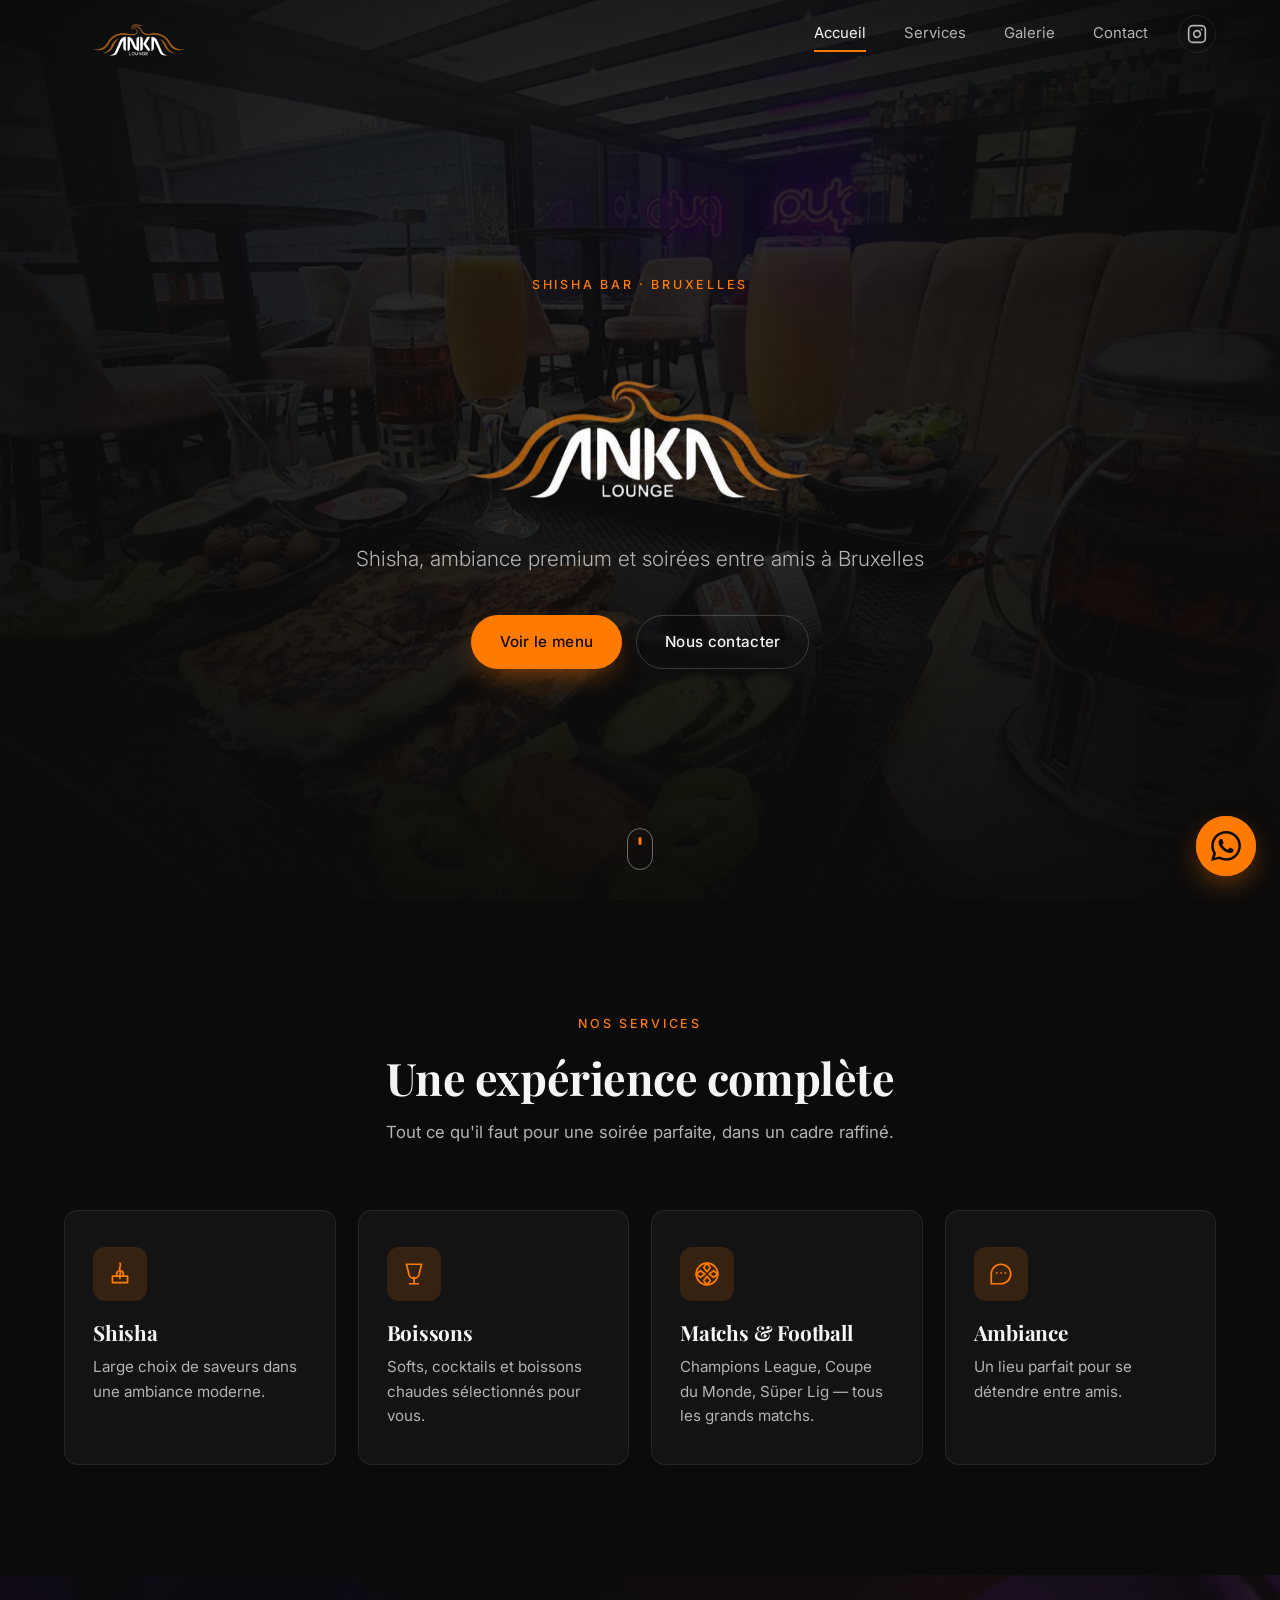
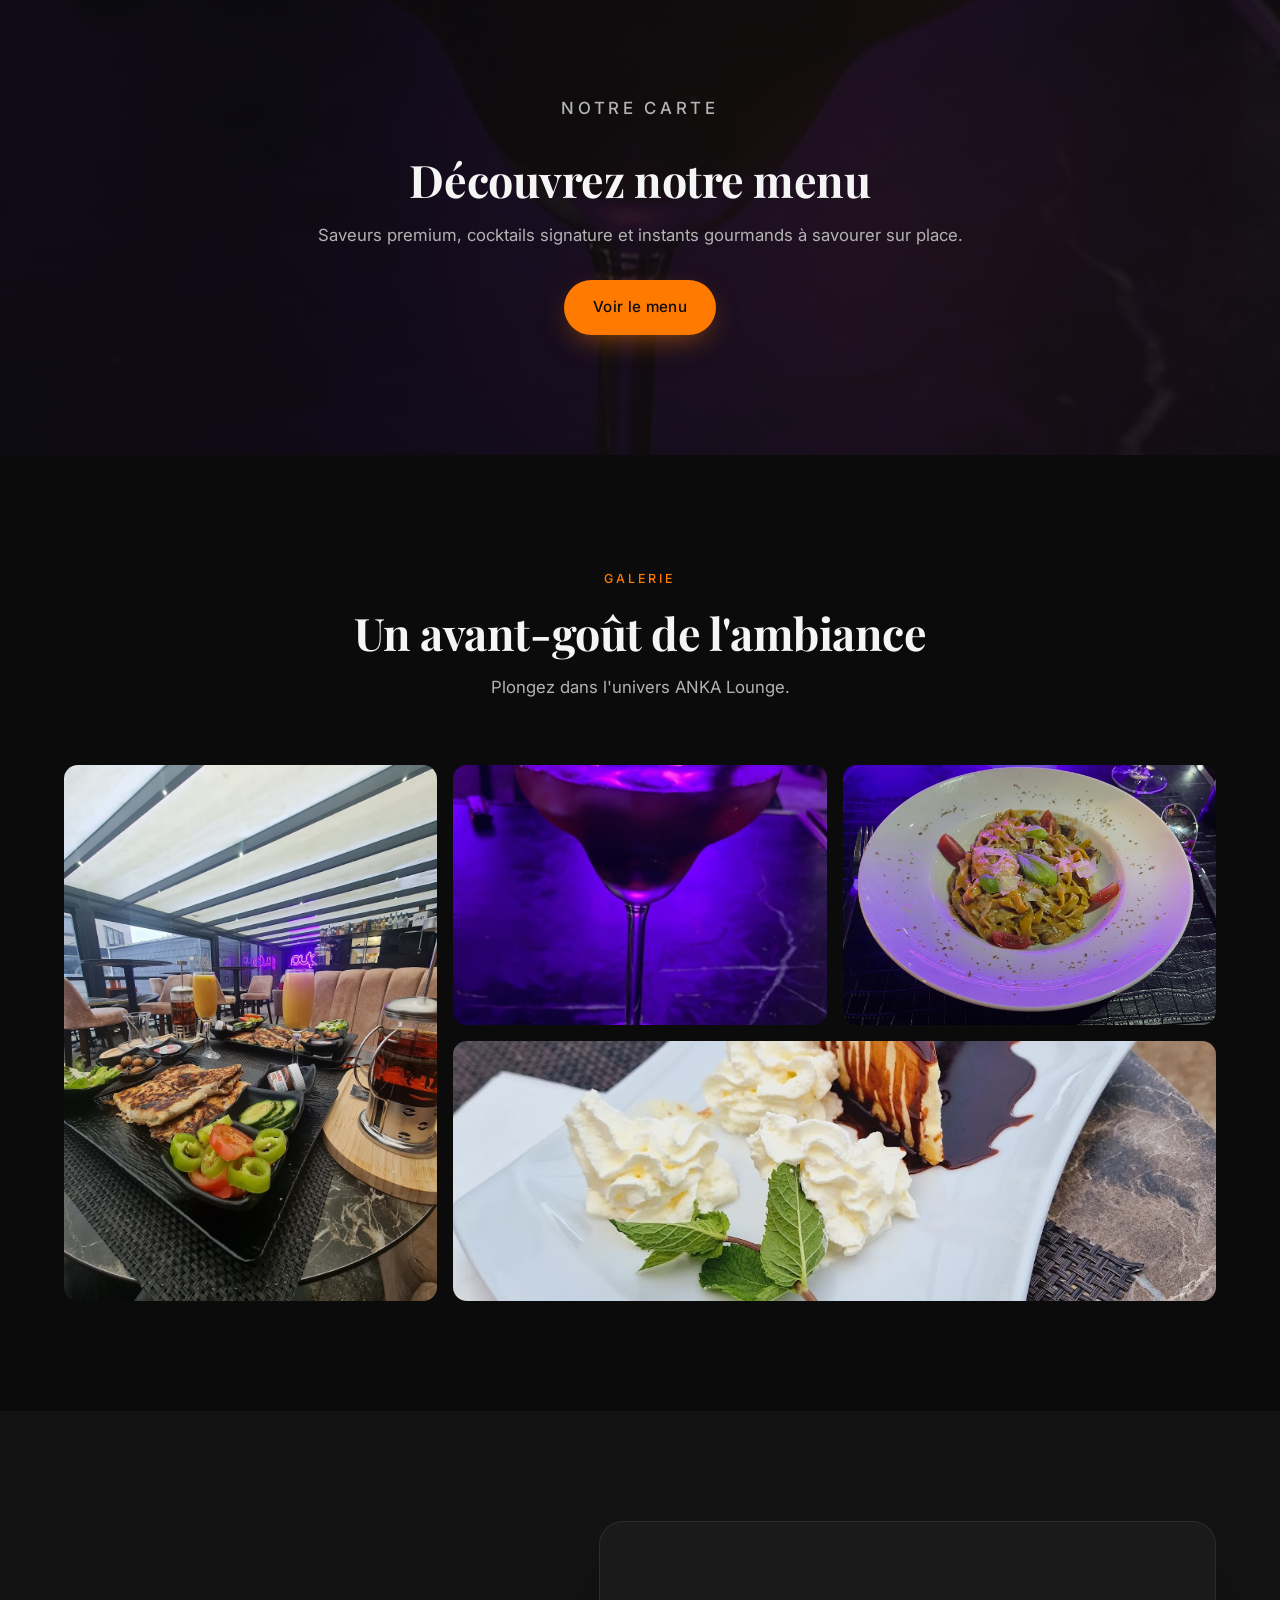
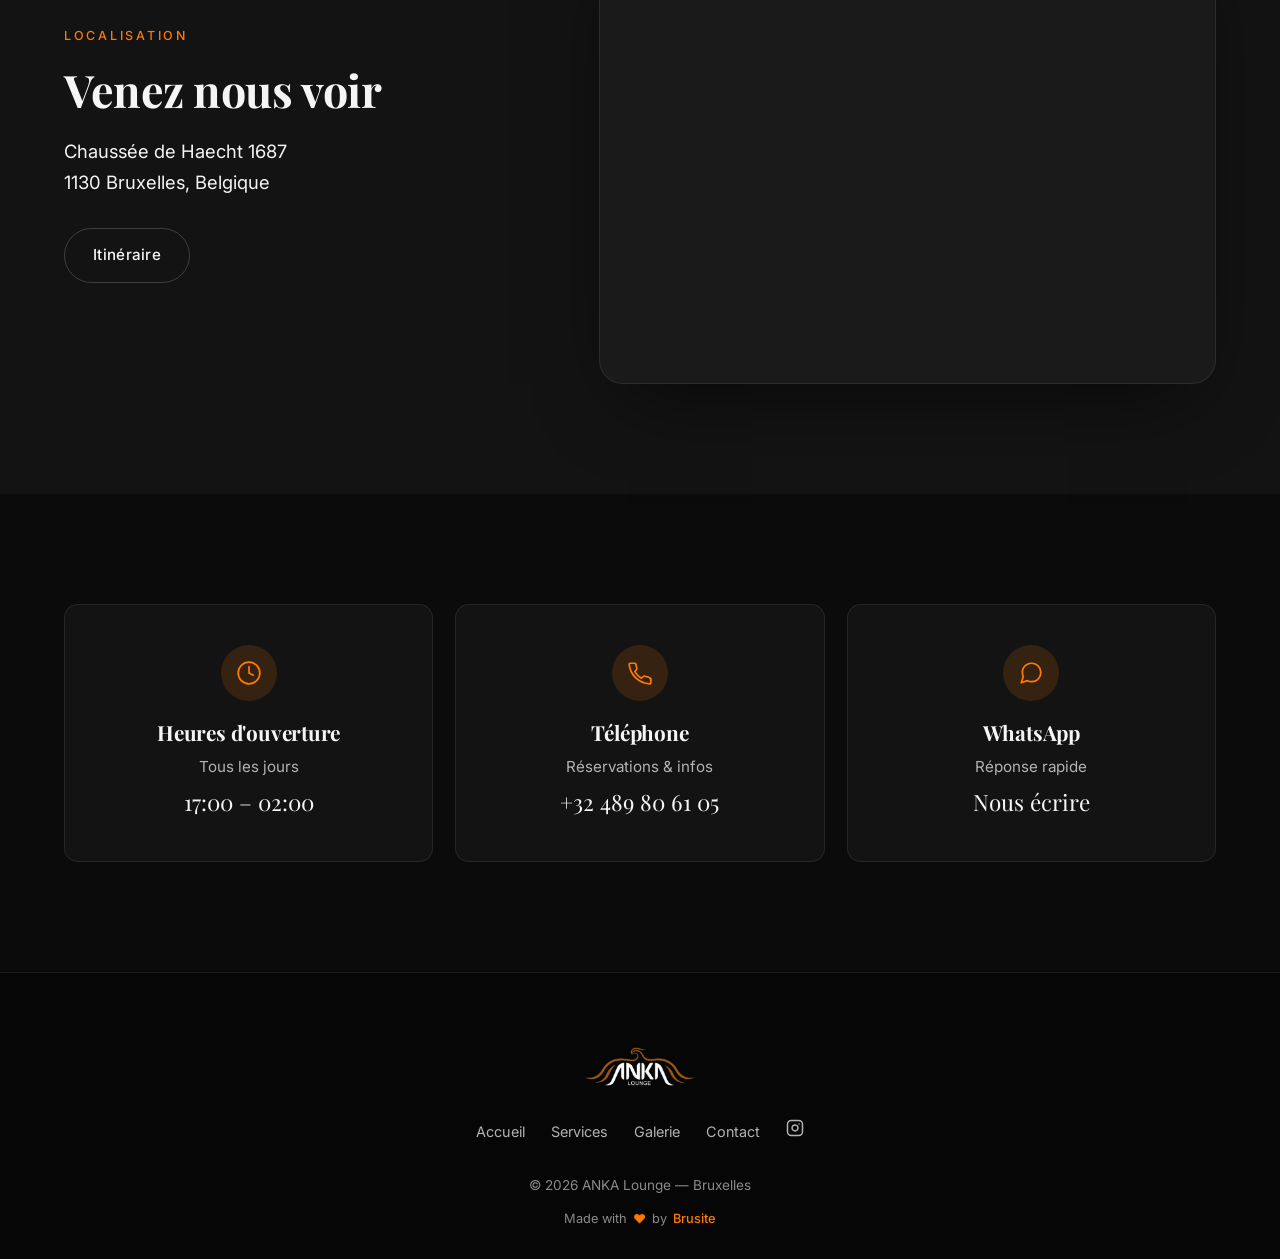
<file: index.html>
<!DOCTYPE html>
<html lang="fr">
<head>
  <meta charset="UTF-8" />
  <meta name="viewport" content="width=device-width, initial-scale=1.0" />
  <meta name="theme-color" content="#0b0b0b" />

  <title>ANKA Lounge - Shisha Bar Bruxelles</title>
  <meta name="description" content="ANKA Lounge est un shisha bar moderne à Bruxelles. Profitez de shisha, boissons et matchs de football dans une ambiance premium." />
  <meta name="keywords" content="shisha, bar, Bruxelles, ANKA Lounge, narguilé, lounge, football, ambiance" />
  <meta name="author" content="ANKA Lounge" />

  <!-- Open Graph -->
  <meta property="og:title" content="ANKA Lounge - Shisha Bar Bruxelles" />
  <meta property="og:description" content="Shisha, ambiance premium et soirées entre amis à Bruxelles." />
  <meta property="og:type" content="website" />
  <meta property="og:image" content="images/ankaatmosphere.jpg" />
  <meta property="og:locale" content="fr_BE" />

  <!-- Twitter -->
  <meta name="twitter:card" content="summary_large_image" />
  <meta name="twitter:title" content="ANKA Lounge - Shisha Bar Bruxelles" />
  <meta name="twitter:description" content="Shisha, ambiance premium et soirées entre amis à Bruxelles." />

  <link rel="icon" type="image/png" href="images/favicon.png" />
  <link rel="apple-touch-icon" href="images/favicon.png" />
  <link rel="preconnect" href="https://fonts.googleapis.com" />
  <link rel="preconnect" href="https://fonts.gstatic.com" crossorigin />
  <link href="https://fonts.googleapis.com/css2?family=Playfair+Display:wght@600;700&family=Inter:wght@300;400;500;600&display=swap" rel="stylesheet" />
  <link rel="stylesheet" href="style.css" />

  <!-- Structured data -->
  <script type="application/ld+json">
  {
    "@context": "https://schema.org",
    "@type": "BarOrPub",
    "name": "ANKA Lounge",
    "image": "images/ankaatmosphere.jpg",
    "address": {
      "@type": "PostalAddress",
      "streetAddress": "Chaussée de Haecht 1687",
      "postalCode": "1130",
      "addressLocality": "Bruxelles",
      "addressCountry": "BE"
    },
    "telephone": "+32489806105",
    "openingHours": "Mo-Su 17:00-02:00",
    "url": ""
  }
  </script>
</head>
<body>

  <!-- ============== NAVBAR ============== -->
  <header id="navbar" class="navbar">
    <div class="nav-container">
      <a href="#accueil" class="nav-logo" aria-label="ANKA Lounge - Accueil">
        <span class="logo-mark">
          <img src="images/logo_transparent.png" alt="ANKA Lounge" />
        </span>
      </a>

      <nav class="nav-links" aria-label="Navigation principale">
        <a href="#accueil" class="nav-link active">Accueil</a>
        <a href="#services" class="nav-link">Services</a>
        <a href="#galerie" class="nav-link">Galerie</a>
        <a href="#contact" class="nav-link">Contact</a>
        <a href="https://www.instagram.com/_ankalounge/" target="_blank" rel="noopener" class="nav-icon" aria-label="Instagram">
          <svg viewBox="0 0 24 24" width="20" height="20" fill="none" stroke="currentColor" stroke-width="2" stroke-linecap="round" stroke-linejoin="round"><rect x="2" y="2" width="20" height="20" rx="5" ry="5"/><path d="M16 11.37A4 4 0 1 1 12.63 8 4 4 0 0 1 16 11.37z"/><line x1="17.5" y1="6.5" x2="17.51" y2="6.5"/></svg>
        </a>
      </nav>

      <button class="nav-toggle" id="navToggle" aria-label="Ouvrir le menu" aria-expanded="false">
        <span></span><span></span><span></span>
      </button>
    </div>
  </header>

  <!-- Mobile overlay (sibling of <header> so navbar's backdrop-filter doesn't contain it) -->
  <div class="mobile-overlay" id="mobileOverlay" aria-hidden="true">
    <nav class="mobile-links" aria-label="Navigation mobile">
      <a href="#accueil" class="mobile-link">Accueil</a>
      <a href="#services" class="mobile-link">Services</a>
      <a href="#galerie" class="mobile-link">Galerie</a>
      <a href="#contact" class="mobile-link">Contact</a>
      <a href="https://www.instagram.com/_ankalounge/" target="_blank" rel="noopener" class="mobile-link">Instagram</a>
    </nav>
  </div>

  <!-- ============== HERO ============== -->
  <section id="accueil" class="hero">
    <div class="hero-bg" style="background-image:url('images/ankaatmosphere.jpg');"></div>
    <div class="hero-overlay"></div>
    <div class="hero-content reveal">
      <p class="hero-eyebrow">Shisha Bar · Bruxelles</p>
      <h1 class="hero-title">
        <span class="hero-logo-frame">
          <img src="images/logo_transparent.png" alt="ANKA Lounge" class="hero-logo" />
        </span>
      </h1>
      <p class="hero-subtitle">Shisha, ambiance premium et soirées entre amis à Bruxelles</p>
      <div class="hero-cta">
        <a href="#cta-menu" class="btn btn-primary">Voir le menu</a>
        <a href="#contact" class="btn btn-ghost">Nous contacter</a>
      </div>
    </div>
    <a href="#services" class="hero-scroll" aria-label="Faire défiler">
      <span></span>
    </a>
  </section>

  <!-- ============== SERVICES ============== -->
  <section id="services" class="section">
    <div class="container">
      <header class="section-head reveal">
        <p class="eyebrow">Nos services</p>
        <h2>Une expérience complète</h2>
        <p class="section-sub">Tout ce qu'il faut pour une soirée parfaite, dans un cadre raffiné.</p>
      </header>

      <div class="services-grid">
        <article class="service-card reveal">
          <div class="service-icon" aria-hidden="true">
            <svg viewBox="0 0 24 24" fill="none" stroke="currentColor" stroke-width="1.6" stroke-linecap="round" stroke-linejoin="round"><path d="M12 2c1.5 3-1.5 4 0 7 1.5 3-1.5 4 0 7"/><path d="M5 14h14v6H5z"/><path d="M9 14v-2a3 3 0 0 1 6 0v2"/></svg>
          </div>
          <h3>Shisha</h3>
          <p>Large choix de saveurs dans une ambiance moderne.</p>
        </article>

        <article class="service-card reveal">
          <div class="service-icon" aria-hidden="true">
            <svg viewBox="0 0 24 24" fill="none" stroke="currentColor" stroke-width="1.6" stroke-linecap="round" stroke-linejoin="round"><path d="M5 3h14l-2 8a5 5 0 0 1-10 0z"/><path d="M12 15v6"/><path d="M8 21h8"/></svg>
          </div>
          <h3>Boissons</h3>
          <p>Softs, cocktails et boissons chaudes sélectionnés pour vous.</p>
        </article>

        <article class="service-card reveal">
          <div class="service-icon" aria-hidden="true">
            <svg viewBox="0 0 24 24" fill="none" stroke="currentColor" stroke-width="1.6" stroke-linecap="round" stroke-linejoin="round"><circle cx="12" cy="12" r="10"/><path d="M12 2l3 4-3 4-3-4z"/><path d="M22 12l-4 3-4-3 4-3z"/><path d="M2 12l4-3 4 3-4 3z"/><path d="M12 22l-3-4 3-4 3 4z"/></svg>
          </div>
          <h3>Matchs & Football</h3>
          <p>Champions League, Coupe du Monde, Süper Lig — tous les grands matchs.</p>
        </article>

        <article class="service-card reveal">
          <div class="service-icon" aria-hidden="true">
            <svg viewBox="0 0 24 24" fill="none" stroke="currentColor" stroke-width="1.6" stroke-linecap="round" stroke-linejoin="round"><path d="M3 12c0-5 4-9 9-9s9 4 9 9-4 9-9 9H3z"/><path d="M8 11h.01M12 11h.01M16 11h.01"/></svg>
          </div>
          <h3>Ambiance</h3>
          <p>Un lieu parfait pour se détendre entre amis.</p>
        </article>
      </div>
    </div>
  </section>

  <!-- ============== CTA MENU ============== -->
  <section id="cta-menu" class="cta-banner">
    <div class="cta-bg" style="background-image:url('images/ankadrink.jpg');"></div>
    <div class="cta-overlay"></div>
    <div class="container cta-content reveal">
      <p class="eyebrow">Notre carte</p>
      <h2>Découvrez notre menu</h2>
      <p>Saveurs premium, cocktails signature et instants gourmands à savourer sur place.</p>
      <a href="menu.html" class="btn btn-primary">Voir le menu</a>
    </div>
  </section>

  <!-- ============== GALLERY ============== -->
  <section id="galerie" class="section">
    <div class="container">
      <header class="section-head reveal">
        <p class="eyebrow">Galerie</p>
        <h2>Un avant-goût de l'ambiance</h2>
        <p class="section-sub">Plongez dans l'univers ANKA Lounge.</p>
      </header>

      <div class="gallery-grid">
        <figure class="gallery-item gallery-tall reveal">
          <img src="images/ankaatmosphere.jpg" alt="Ambiance d'ANKA Lounge" loading="lazy" />
        </figure>
        <figure class="gallery-item reveal">
          <img src="images/ankadrink.jpg" alt="Boissons à ANKA Lounge" loading="lazy" />
        </figure>
        <figure class="gallery-item reveal">
          <img src="images/ankapasta.jpg" alt="Plat servi à ANKA Lounge" loading="lazy" />
        </figure>
        <figure class="gallery-item gallery-wide reveal">
          <img src="images/ankadessert.jpg" alt="Dessert d'ANKA Lounge" loading="lazy" />
        </figure>
      </div>
    </div>
  </section>

  <!-- ============== LOCATION ============== -->
  <section id="location" class="section section-alt">
    <div class="container location-grid">
      <div class="location-info reveal">
        <p class="eyebrow">Localisation</p>
        <h2>Venez nous voir</h2>
        <p class="lead">Chaussée de Haecht 1687<br/>1130 Bruxelles, Belgique</p>
        <a href="https://www.google.com/maps/search/?api=1&query=Chauss%C3%A9e+de+Haecht+1687+1130+Bruxelles" target="_blank" rel="noopener" class="btn btn-ghost">Itinéraire</a>
      </div>
      <div class="map-wrap reveal">
        <iframe
          title="ANKA Lounge sur Google Maps"
          src="https://www.google.com/maps?q=Chauss%C3%A9e%20de%20Haecht%201687%2C%201130%20Bruxelles&output=embed"
          loading="lazy"
          referrerpolicy="no-referrer-when-downgrade"
          allowfullscreen></iframe>
      </div>
    </div>
  </section>

  <!-- ============== CONTACT ============== -->
  <section id="contact" class="section">
    <div class="container contact-grid">
      <div class="contact-card reveal">
        <div class="contact-icon" aria-hidden="true">
          <svg viewBox="0 0 24 24" fill="none" stroke="currentColor" stroke-width="1.6" stroke-linecap="round" stroke-linejoin="round"><circle cx="12" cy="12" r="10"/><polyline points="12 6 12 12 16 14"/></svg>
        </div>
        <h3>Heures d'ouverture</h3>
        <p>Tous les jours</p>
        <p class="big">17:00 – 02:00</p>
      </div>

      <div class="contact-card reveal">
        <div class="contact-icon" aria-hidden="true">
          <svg viewBox="0 0 24 24" fill="none" stroke="currentColor" stroke-width="1.6" stroke-linecap="round" stroke-linejoin="round"><path d="M22 16.92V21a1 1 0 0 1-1.09 1A19.9 19.9 0 0 1 2 4.09 1 1 0 0 1 3 3h4.09a1 1 0 0 1 1 .75l1 4a1 1 0 0 1-.27 1L7.21 10.79a16 16 0 0 0 6 6l2-1.62a1 1 0 0 1 1-.27l4 1a1 1 0 0 1 .79 1z"/></svg>
        </div>
        <h3>Téléphone</h3>
        <p>Réservations & infos</p>
        <p class="big"><a href="tel:+32489806105">+32 489 80 61 05</a></p>
      </div>

      <div class="contact-card reveal">
        <div class="contact-icon" aria-hidden="true">
          <svg viewBox="0 0 24 24" fill="none" stroke="currentColor" stroke-width="1.6" stroke-linecap="round" stroke-linejoin="round"><path d="M21 11.5a8.38 8.38 0 0 1-.9 3.8 8.5 8.5 0 0 1-7.6 4.7 8.38 8.38 0 0 1-3.8-.9L3 21l1.9-5.7a8.38 8.38 0 0 1-.9-3.8 8.5 8.5 0 0 1 4.7-7.6 8.38 8.38 0 0 1 3.8-.9h.5a8.48 8.48 0 0 1 8 8z"/></svg>
        </div>
        <h3>WhatsApp</h3>
        <p>Réponse rapide</p>
        <p class="big"><a href="https://wa.me/32489806105" target="_blank" rel="noopener">Nous écrire</a></p>
      </div>
    </div>
  </section>

  <!-- ============== FOOTER ============== -->
  <footer class="footer">
    <div class="container footer-inner">
      <div class="footer-brand">
        <span class="logo-mark logo-mark-lg">
          <img src="images/logo_transparent.png" alt="ANKA Lounge" />
        </span>
      </div>
      <nav class="footer-links" aria-label="Liens du pied de page">
        <a href="#accueil">Accueil</a>
        <a href="#services">Services</a>
        <a href="#galerie">Galerie</a>
        <a href="#contact">Contact</a>
        <a href="https://www.instagram.com/_ankalounge/" target="_blank" rel="noopener" aria-label="Instagram">
          <svg viewBox="0 0 24 24" width="18" height="18" fill="none" stroke="currentColor" stroke-width="2" stroke-linecap="round" stroke-linejoin="round"><rect x="2" y="2" width="20" height="20" rx="5" ry="5"/><path d="M16 11.37A4 4 0 1 1 12.63 8 4 4 0 0 1 16 11.37z"/><line x1="17.5" y1="6.5" x2="17.51" y2="6.5"/></svg>
        </a>
      </nav>
      <p class="footer-copy">© <span id="year"></span> ANKA Lounge — Bruxelles</p>
      <p class="footer-credit">
        Made with <span class="footer-heart" aria-hidden="true">♥</span> by
        <a href="https://www.brusite.eu" target="_blank" rel="noopener">Brusite</a>
      </p>
    </div>
  </footer>

  <!-- ============== WHATSAPP FAB ============== -->
  <a href="https://wa.me/32489806105" target="_blank" rel="noopener" class="whatsapp-fab" aria-label="Contacter sur WhatsApp">
    <svg viewBox="0 0 24 24" width="30" height="30" fill="currentColor" aria-hidden="true">
      <path d="M.057 24l1.687-6.163a11.867 11.867 0 0 1-1.587-5.946C.16 5.335 5.495 0 12.05 0a11.817 11.817 0 0 1 8.413 3.488 11.824 11.824 0 0 1 3.48 8.414c-.003 6.557-5.338 11.892-11.893 11.892a11.9 11.9 0 0 1-5.688-1.448L.057 24zm6.597-3.807c1.676.995 3.276 1.591 5.392 1.592 5.448 0 9.886-4.434 9.889-9.885.002-5.462-4.415-9.89-9.881-9.892-5.452 0-9.887 4.434-9.889 9.884a9.86 9.86 0 0 0 1.51 5.26l.36.572-1 3.648 3.74-.98-.121.001zm11.387-5.464c-.074-.124-.272-.198-.57-.347-.297-.149-1.758-.868-2.031-.967-.272-.099-.47-.149-.669.149-.198.297-.768.967-.941 1.165-.173.198-.347.223-.644.074-.297-.149-1.255-.462-2.39-1.475-.883-.788-1.48-1.761-1.653-2.059-.173-.297-.018-.458.13-.606.134-.133.297-.347.446-.521.151-.172.2-.296.3-.495.099-.198.05-.372-.025-.521-.075-.149-.669-1.612-.916-2.207-.242-.579-.487-.501-.669-.51l-.57-.01c-.198 0-.52.074-.792.372-.272.297-1.04 1.016-1.04 2.479 0 1.462 1.065 2.875 1.213 3.074.149.198 2.095 3.2 5.076 4.487.709.306 1.263.489 1.694.626.712.226 1.36.194 1.872.118.571-.085 1.758-.719 2.006-1.413.248-.695.248-1.29.173-1.414z"/>
    </svg>
    <span class="whatsapp-pulse" aria-hidden="true"></span>
  </a>

  <script src="script.js"></script>
</body>
</html>
</file>
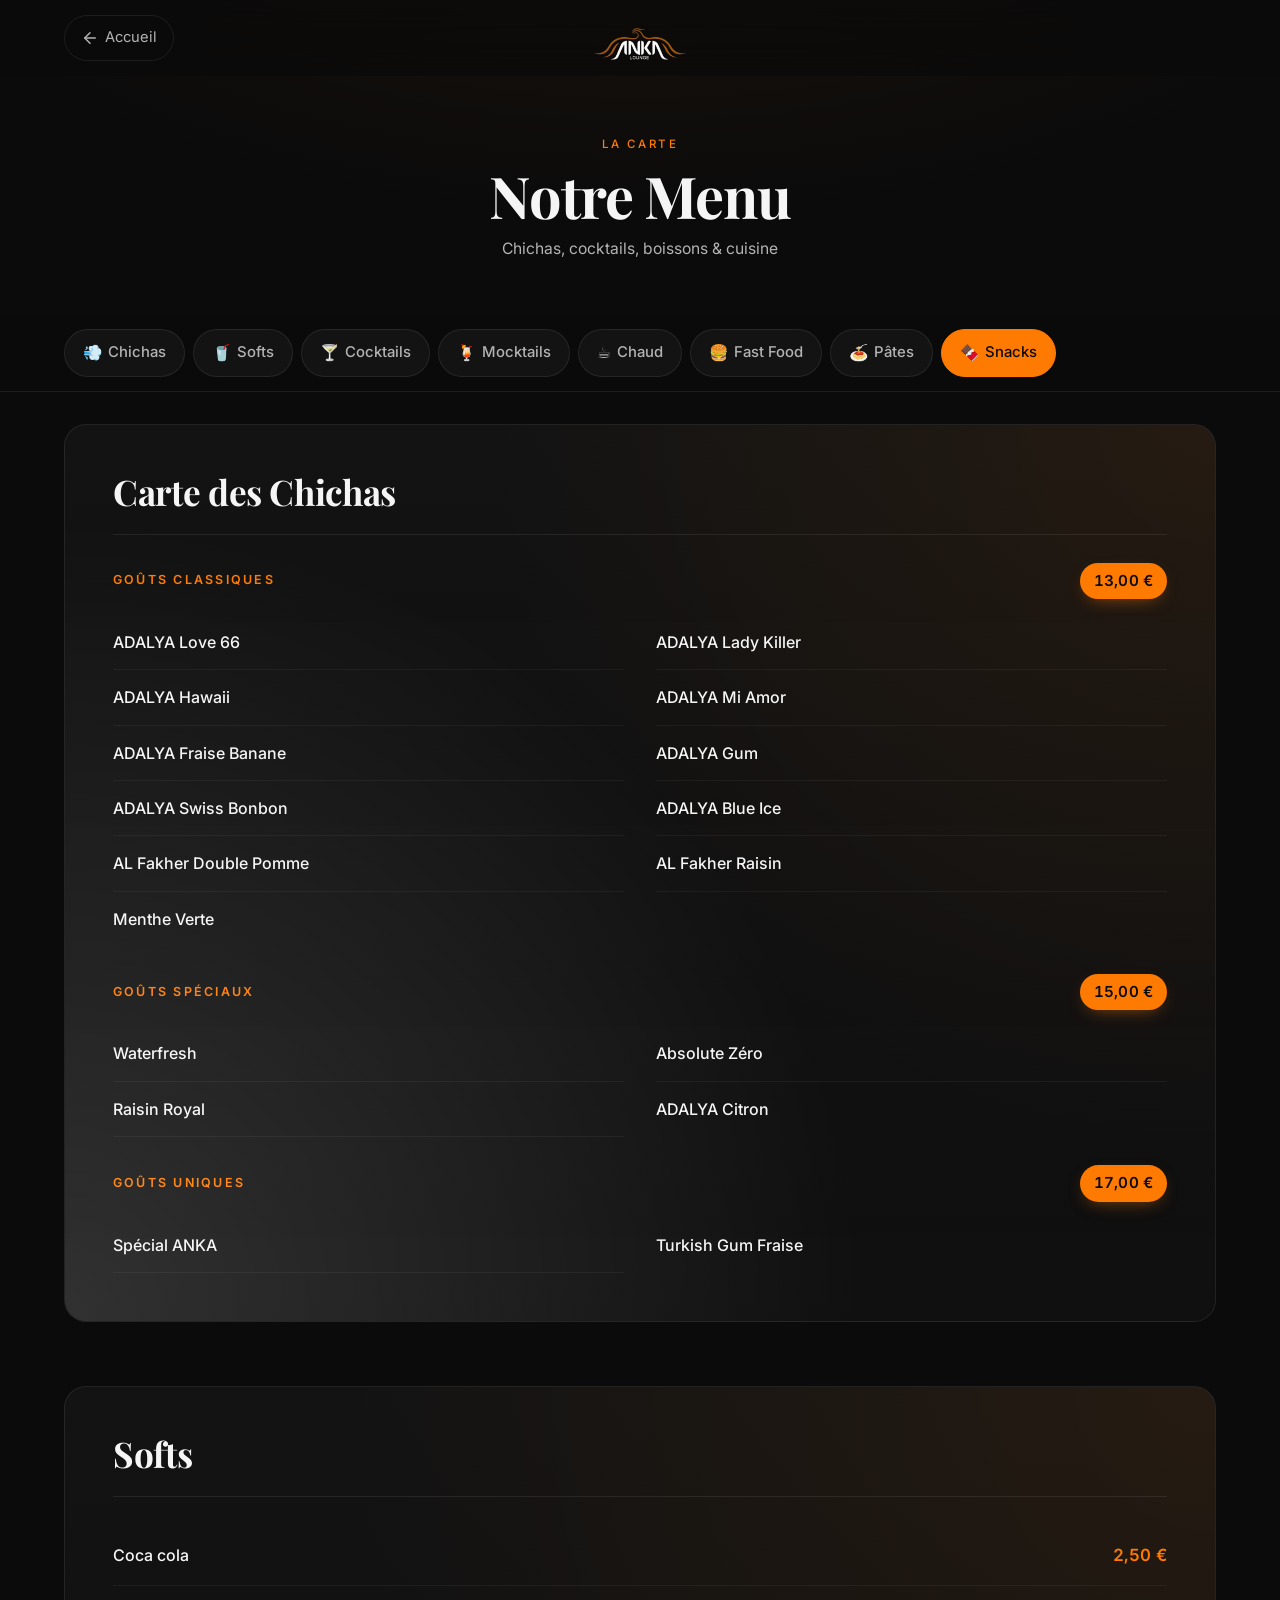
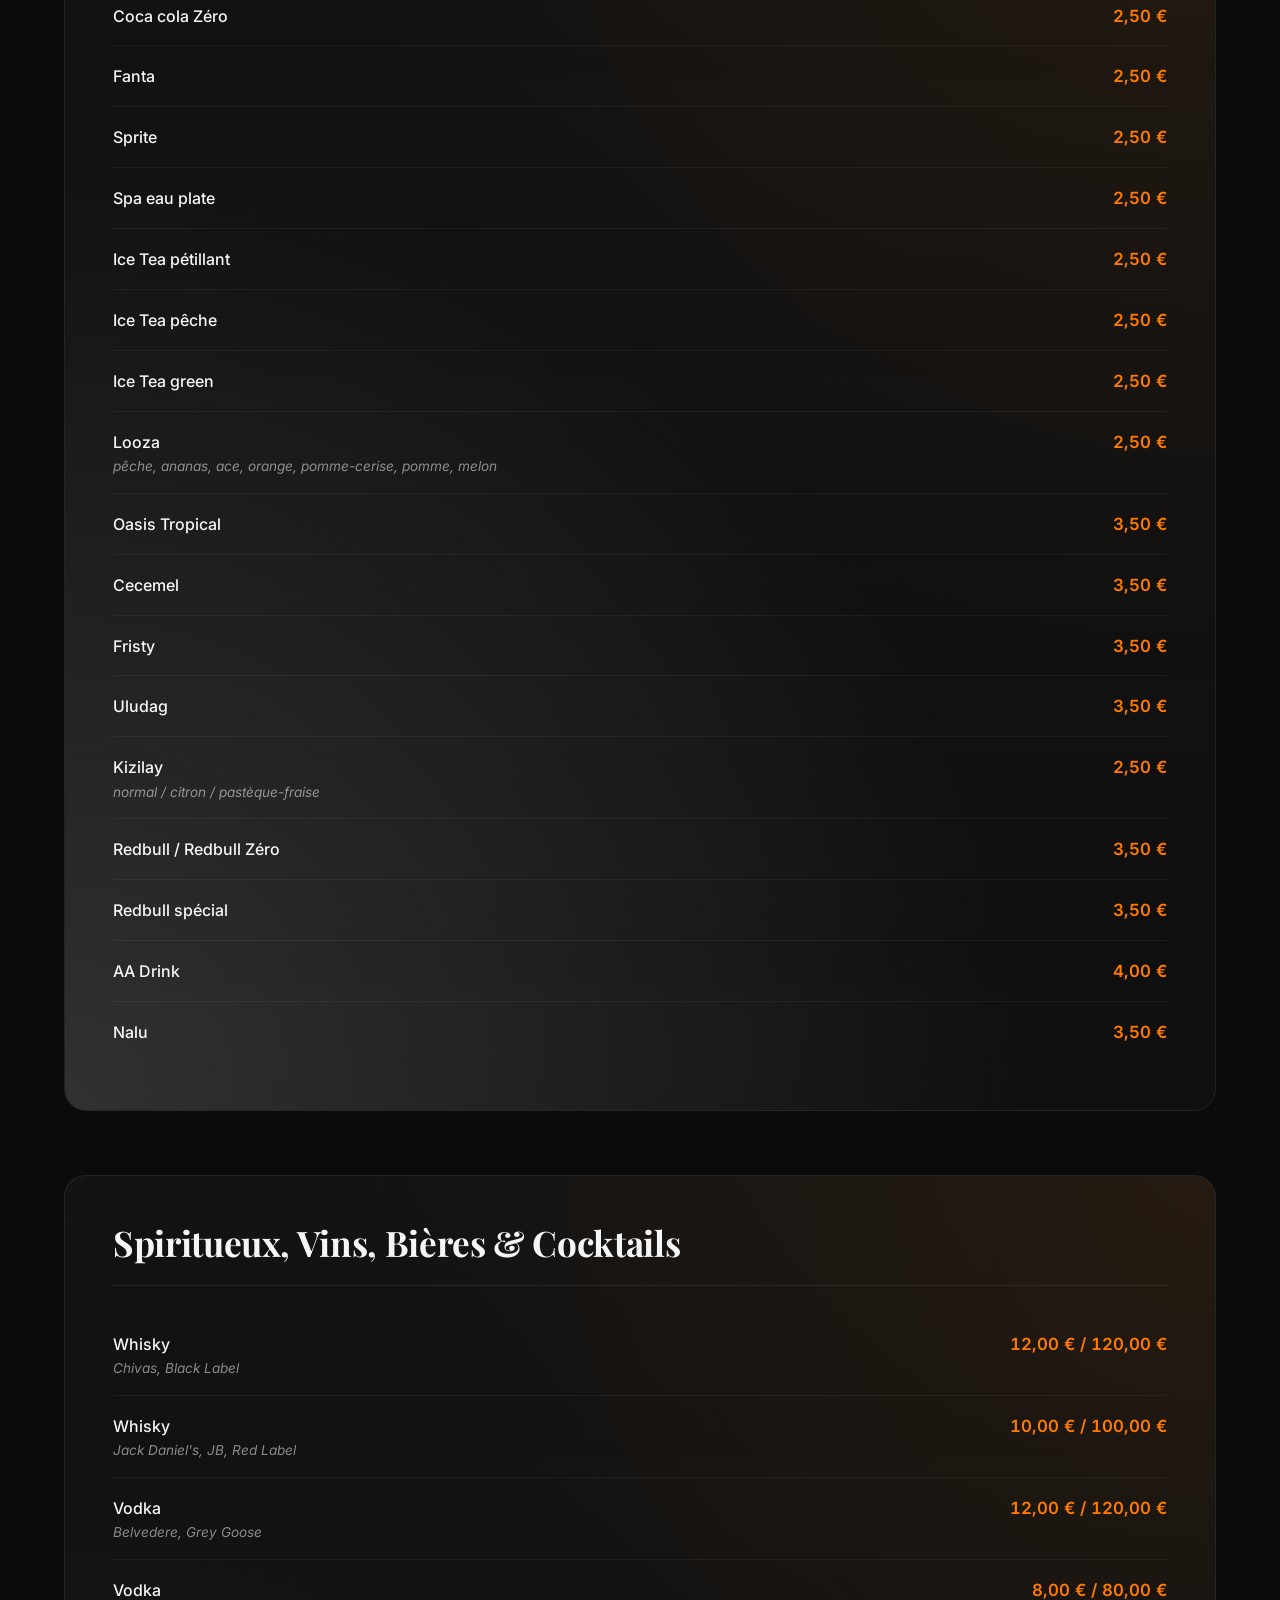
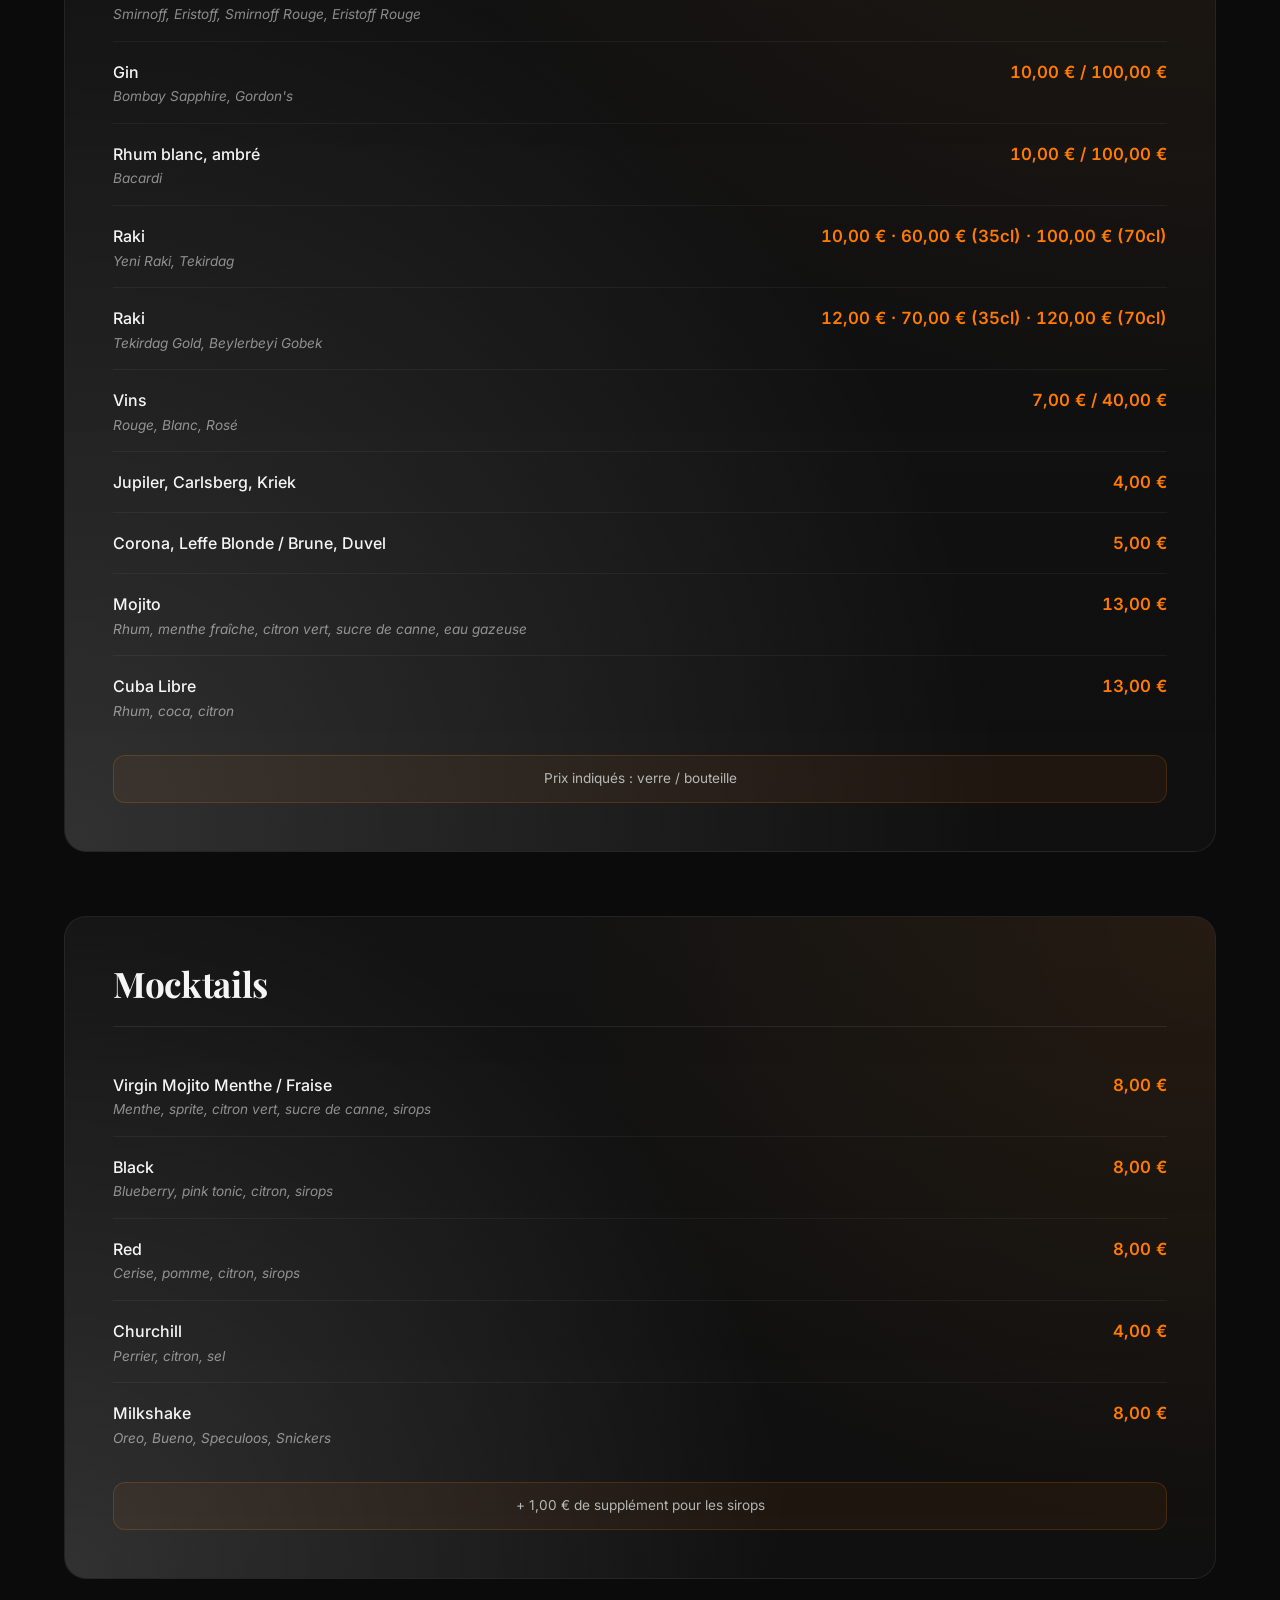
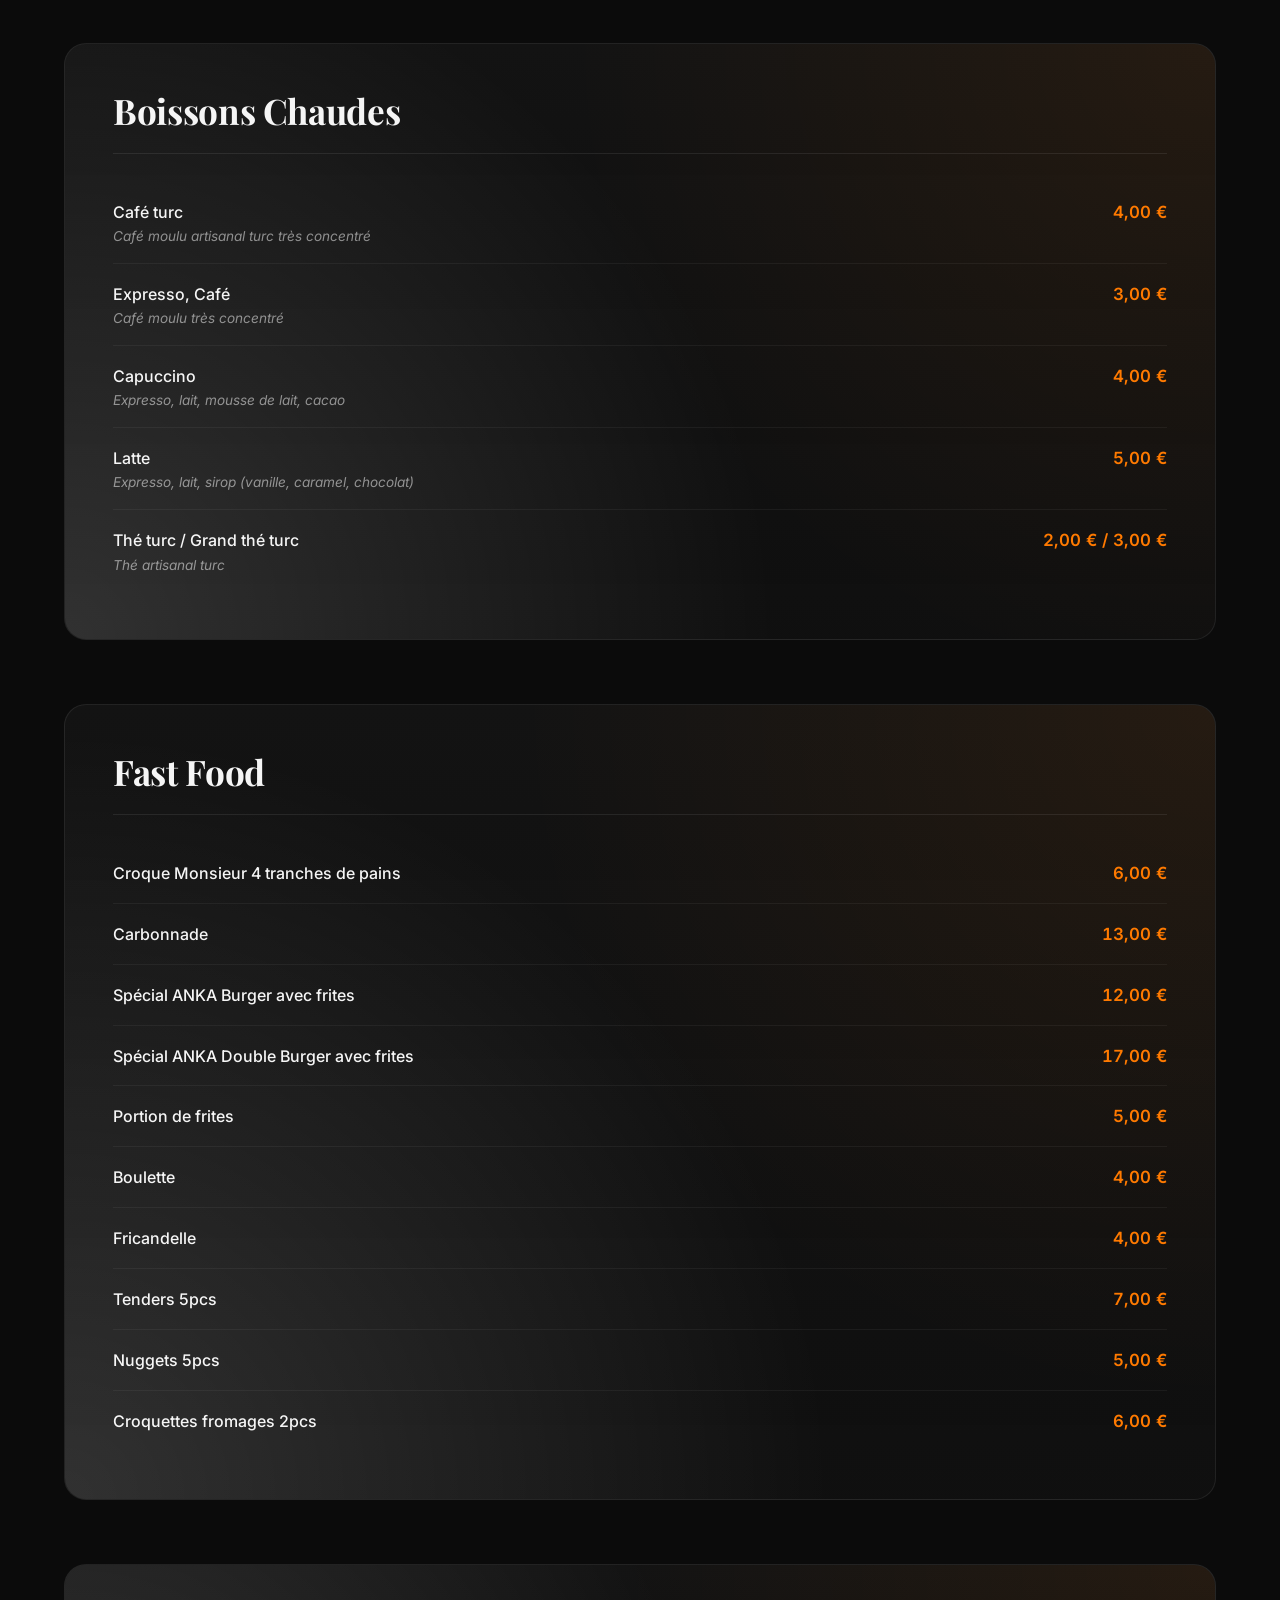
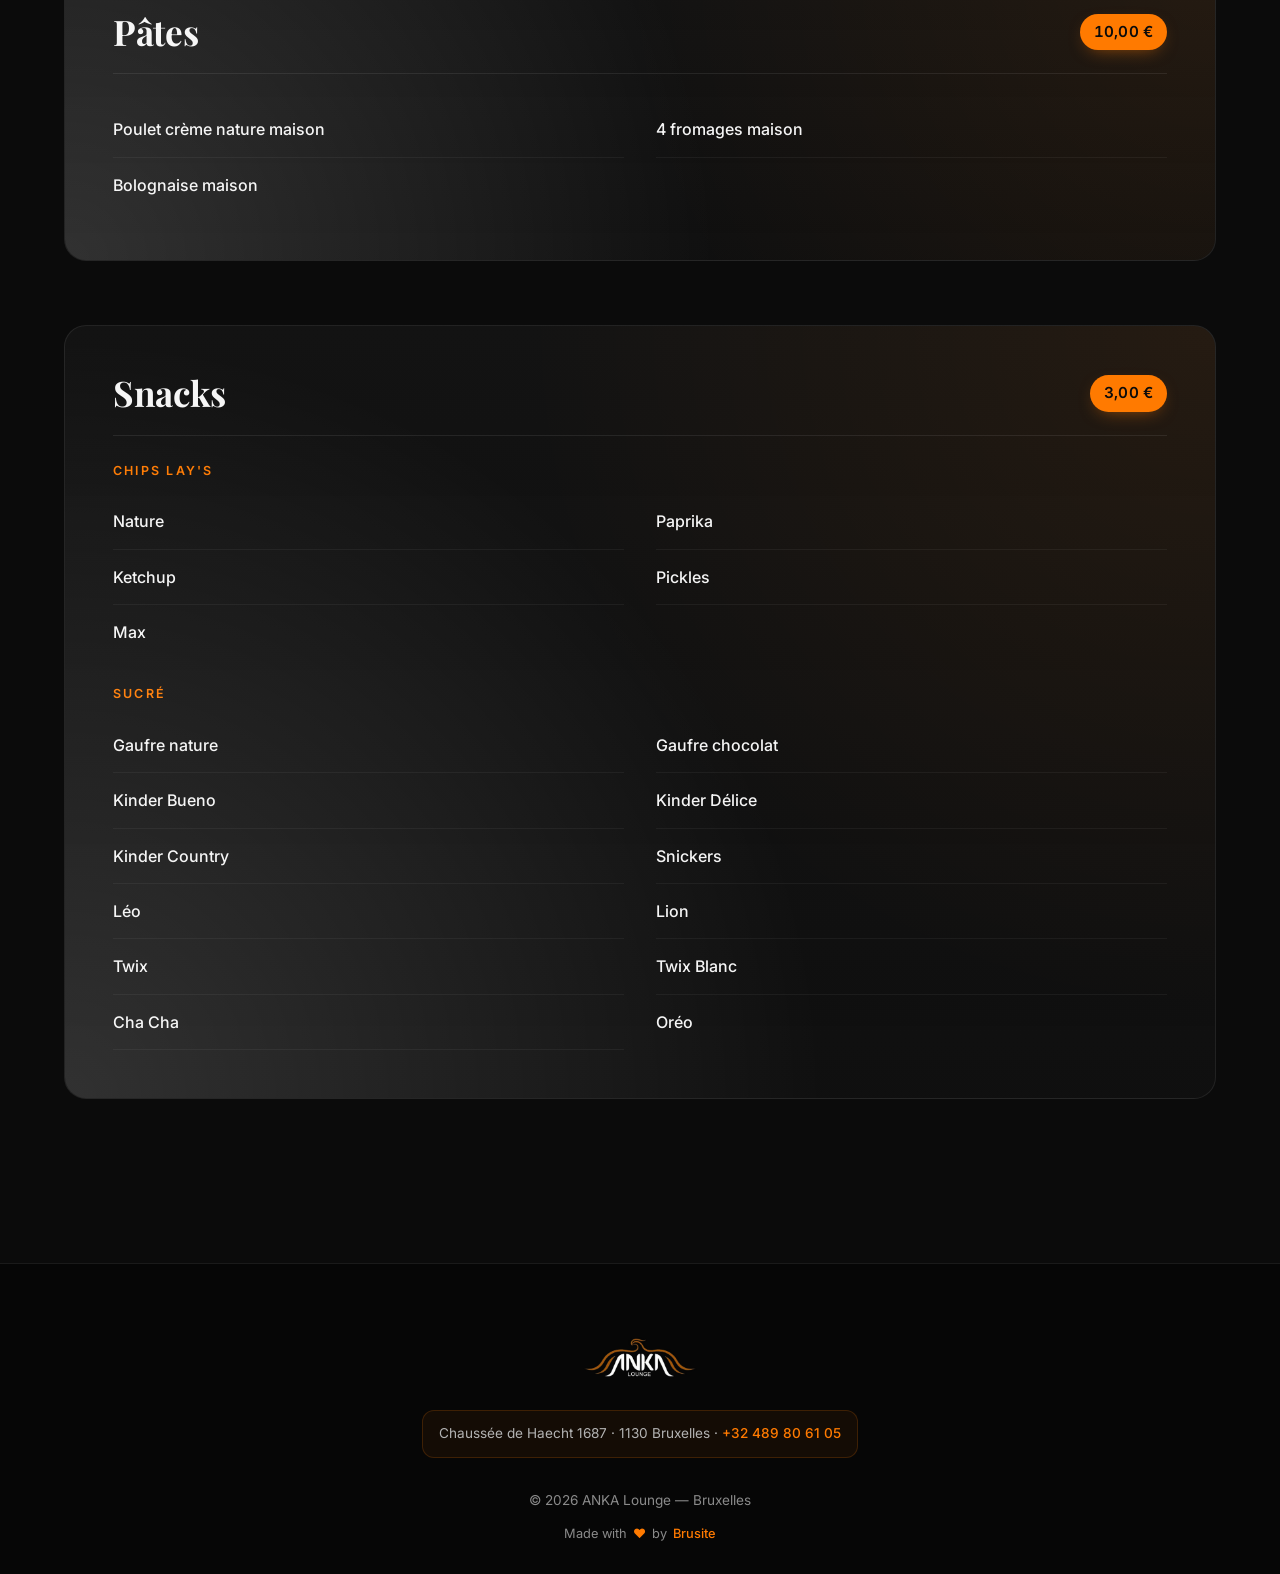
<file: menu.html>
<!DOCTYPE html>
<html lang="fr">
<head>
  <meta charset="UTF-8" />
  <meta name="viewport" content="width=device-width, initial-scale=1.0" />
  <meta name="theme-color" content="#0b0b0b" />

  <title>Menu — ANKA Lounge Bruxelles</title>
  <meta name="description" content="Découvrez la carte complète d'ANKA Lounge — chichas, cocktails, boissons, snacks, fast food et pâtes. Bar à shisha à Bruxelles." />
  <meta name="robots" content="index, follow" />

  <meta property="og:title" content="Menu — ANKA Lounge Bruxelles" />
  <meta property="og:description" content="Carte complète d'ANKA Lounge : chichas, cocktails, boissons, snacks." />
  <meta property="og:type" content="website" />

  <link rel="icon" type="image/png" href="images/favicon.png" />
  <link rel="apple-touch-icon" href="images/favicon.png" />

  <link rel="preconnect" href="https://fonts.googleapis.com" />
  <link rel="preconnect" href="https://fonts.gstatic.com" crossorigin />
  <link href="https://fonts.googleapis.com/css2?family=Playfair+Display:wght@600;700&family=Inter:wght@300;400;500;600&display=swap" rel="stylesheet" />
  <link rel="stylesheet" href="style.css" />
  <link rel="stylesheet" href="menu.css" />
</head>
<body class="menu-page">

  <!-- ============== TOP BAR ============== -->
  <header class="menu-topbar">
    <div class="menu-topbar-inner">
      <a href="index.html" class="menu-back" aria-label="Retour à l'accueil">
        <svg viewBox="0 0 24 24" width="20" height="20" fill="none" stroke="currentColor" stroke-width="2" stroke-linecap="round" stroke-linejoin="round" aria-hidden="true"><line x1="19" y1="12" x2="5" y2="12"/><polyline points="12 19 5 12 12 5"/></svg>
        <span>Accueil</span>
      </a>
      <a href="index.html" class="menu-logo" aria-label="ANKA Lounge">
        <span class="logo-mark">
          <img src="images/logo_transparent.png" alt="ANKA Lounge" />
        </span>
      </a>
      <span class="menu-topbar-spacer" aria-hidden="true"></span>
    </div>
  </header>

  <!-- ============== HERO TITLE ============== -->
  <section class="menu-hero">
    <p class="eyebrow">La carte</p>
    <h1>Notre Menu</h1>
    <p class="menu-hero-sub">Chichas, cocktails, boissons & cuisine</p>
  </section>

  <!-- ============== CATEGORY NAV (sticky + scrollspy) ============== -->
  <nav class="menu-cats" id="menuCats" aria-label="Catégories du menu">
    <div class="menu-cats-inner">
      <a href="#chichas" class="menu-cat active"><span class="menu-cat-emoji" aria-hidden="true">💨</span>Chichas</a>
      <a href="#softs" class="menu-cat"><span class="menu-cat-emoji" aria-hidden="true">🥤</span>Softs</a>
      <a href="#spiritueux" class="menu-cat"><span class="menu-cat-emoji" aria-hidden="true">🍸</span>Cocktails</a>
      <a href="#mocktails" class="menu-cat"><span class="menu-cat-emoji" aria-hidden="true">🍹</span>Mocktails</a>
      <a href="#chaudes" class="menu-cat"><span class="menu-cat-emoji" aria-hidden="true">☕</span>Chaud</a>
      <a href="#fastfood" class="menu-cat"><span class="menu-cat-emoji" aria-hidden="true">🍔</span>Fast Food</a>
      <a href="#pates" class="menu-cat"><span class="menu-cat-emoji" aria-hidden="true">🍝</span>Pâtes</a>
      <a href="#snacks" class="menu-cat"><span class="menu-cat-emoji" aria-hidden="true">🍫</span>Snacks</a>
    </div>
  </nav>

  <main class="menu-main container">

    <!-- =============== CHICHAS =============== -->
    <section id="chichas" class="menu-section">
      <header class="menu-section-head">
        <h2>Carte des Chichas</h2>
      </header>

      <div class="menu-block">
        <div class="menu-block-head">
          <h3>Goûts Classiques</h3>
          <span class="menu-price-pill">13,00 €</span>
        </div>
        <ul class="menu-list menu-list-2col">
          <li><span class="m-name">ADALYA Love 66</span></li>
          <li><span class="m-name">ADALYA Lady Killer</span></li>
          <li><span class="m-name">ADALYA Hawaii</span></li>
          <li><span class="m-name">ADALYA Mi Amor</span></li>
          <li><span class="m-name">ADALYA Fraise Banane</span></li>
          <li><span class="m-name">ADALYA Gum</span></li>
          <li><span class="m-name">ADALYA Swiss Bonbon</span></li>
          <li><span class="m-name">ADALYA Blue Ice</span></li>
          <li><span class="m-name">AL Fakher Double Pomme</span></li>
          <li><span class="m-name">AL Fakher Raisin</span></li>
          <li><span class="m-name">Menthe Verte</span></li>
        </ul>
      </div>

      <div class="menu-block">
        <div class="menu-block-head">
          <h3>Goûts Spéciaux</h3>
          <span class="menu-price-pill">15,00 €</span>
        </div>
        <ul class="menu-list menu-list-2col">
          <li><span class="m-name">Waterfresh</span></li>
          <li><span class="m-name">Absolute Zéro</span></li>
          <li><span class="m-name">Raisin Royal</span></li>
          <li><span class="m-name">ADALYA Citron</span></li>
        </ul>
      </div>

      <div class="menu-block">
        <div class="menu-block-head">
          <h3>Goûts Uniques</h3>
          <span class="menu-price-pill">17,00 €</span>
        </div>
        <ul class="menu-list menu-list-2col">
          <li><span class="m-name">Spécial ANKA</span></li>
          <li><span class="m-name">Turkish Gum Fraise</span></li>
        </ul>
      </div>
    </section>

    <!-- =============== SOFTS =============== -->
    <section id="softs" class="menu-section">
      <header class="menu-section-head">
        <h2>Softs</h2>
      </header>

      <ul class="menu-list">
        <li><span class="m-name">Coca cola</span><span class="m-dots"></span><span class="m-price">2,50 €</span></li>
        <li><span class="m-name">Coca cola Zéro</span><span class="m-dots"></span><span class="m-price">2,50 €</span></li>
        <li><span class="m-name">Fanta</span><span class="m-dots"></span><span class="m-price">2,50 €</span></li>
        <li><span class="m-name">Sprite</span><span class="m-dots"></span><span class="m-price">2,50 €</span></li>
        <li><span class="m-name">Spa eau plate</span><span class="m-dots"></span><span class="m-price">2,50 €</span></li>
        <li><span class="m-name">Ice Tea pétillant</span><span class="m-dots"></span><span class="m-price">2,50 €</span></li>
        <li><span class="m-name">Ice Tea pêche</span><span class="m-dots"></span><span class="m-price">2,50 €</span></li>
        <li><span class="m-name">Ice Tea green</span><span class="m-dots"></span><span class="m-price">2,50 €</span></li>
        <li>
          <span class="m-name">Looza
            <span class="m-desc">pêche, ananas, ace, orange, pomme-cerise, pomme, melon</span>
          </span>
          <span class="m-dots"></span><span class="m-price">2,50 €</span>
        </li>
        <li><span class="m-name">Oasis Tropical</span><span class="m-dots"></span><span class="m-price">3,50 €</span></li>
        <li><span class="m-name">Cecemel</span><span class="m-dots"></span><span class="m-price">3,50 €</span></li>
        <li><span class="m-name">Fristy</span><span class="m-dots"></span><span class="m-price">3,50 €</span></li>
        <li><span class="m-name">Uludag</span><span class="m-dots"></span><span class="m-price">3,50 €</span></li>
        <li><span class="m-name">Kizilay <span class="m-desc">normal / citron / pastèque-fraise</span></span><span class="m-dots"></span><span class="m-price">2,50 €</span></li>
        <li><span class="m-name">Redbull / Redbull Zéro</span><span class="m-dots"></span><span class="m-price">3,50 €</span></li>
        <li><span class="m-name">Redbull spécial</span><span class="m-dots"></span><span class="m-price">3,50 €</span></li>
        <li><span class="m-name">AA Drink</span><span class="m-dots"></span><span class="m-price">4,00 €</span></li>
        <li><span class="m-name">Nalu</span><span class="m-dots"></span><span class="m-price">3,50 €</span></li>
      </ul>
    </section>

    <!-- =============== SPIRITUEUX =============== -->
    <section id="spiritueux" class="menu-section">
      <header class="menu-section-head">
        <h2>Spiritueux, Vins, Bières & Cocktails</h2>
      </header>

      <ul class="menu-list">
        <li>
          <span class="m-name">Whisky <span class="m-desc">Chivas, Black Label</span></span>
          <span class="m-dots"></span><span class="m-price">12,00 € / 120,00 €</span>
        </li>
        <li>
          <span class="m-name">Whisky <span class="m-desc">Jack Daniel's, JB, Red Label</span></span>
          <span class="m-dots"></span><span class="m-price">10,00 € / 100,00 €</span>
        </li>
        <li>
          <span class="m-name">Vodka <span class="m-desc">Belvedere, Grey Goose</span></span>
          <span class="m-dots"></span><span class="m-price">12,00 € / 120,00 €</span>
        </li>
        <li>
          <span class="m-name">Vodka <span class="m-desc">Smirnoff, Eristoff, Smirnoff Rouge, Eristoff Rouge</span></span>
          <span class="m-dots"></span><span class="m-price">8,00 € / 80,00 €</span>
        </li>
        <li>
          <span class="m-name">Gin <span class="m-desc">Bombay Sapphire, Gordon's</span></span>
          <span class="m-dots"></span><span class="m-price">10,00 € / 100,00 €</span>
        </li>
        <li>
          <span class="m-name">Rhum blanc, ambré <span class="m-desc">Bacardi</span></span>
          <span class="m-dots"></span><span class="m-price">10,00 € / 100,00 €</span>
        </li>
        <li>
          <span class="m-name">Raki <span class="m-desc">Yeni Raki, Tekirdag</span></span>
          <span class="m-dots"></span><span class="m-price">10,00 € · 60,00 € (35cl) · 100,00 € (70cl)</span>
        </li>
        <li>
          <span class="m-name">Raki <span class="m-desc">Tekirdag Gold, Beylerbeyi Gobek</span></span>
          <span class="m-dots"></span><span class="m-price">12,00 € · 70,00 € (35cl) · 120,00 € (70cl)</span>
        </li>
        <li>
          <span class="m-name">Vins <span class="m-desc">Rouge, Blanc, Rosé</span></span>
          <span class="m-dots"></span><span class="m-price">7,00 € / 40,00 €</span>
        </li>
        <li><span class="m-name">Jupiler, Carlsberg, Kriek</span><span class="m-dots"></span><span class="m-price">4,00 €</span></li>
        <li><span class="m-name">Corona, Leffe Blonde / Brune, Duvel</span><span class="m-dots"></span><span class="m-price">5,00 €</span></li>
        <li>
          <span class="m-name">Mojito <span class="m-desc">Rhum, menthe fraîche, citron vert, sucre de canne, eau gazeuse</span></span>
          <span class="m-dots"></span><span class="m-price">13,00 €</span>
        </li>
        <li>
          <span class="m-name">Cuba Libre <span class="m-desc">Rhum, coca, citron</span></span>
          <span class="m-dots"></span><span class="m-price">13,00 €</span>
        </li>
      </ul>
      <p class="menu-note">Prix indiqués : verre / bouteille</p>
    </section>

    <!-- =============== MOCKTAILS =============== -->
    <section id="mocktails" class="menu-section">
      <header class="menu-section-head">
        <h2>Mocktails</h2>
      </header>
      <ul class="menu-list">
        <li>
          <span class="m-name">Virgin Mojito Menthe / Fraise
            <span class="m-desc">Menthe, sprite, citron vert, sucre de canne, sirops</span>
          </span>
          <span class="m-dots"></span><span class="m-price">8,00 €</span>
        </li>
        <li>
          <span class="m-name">Black
            <span class="m-desc">Blueberry, pink tonic, citron, sirops</span>
          </span>
          <span class="m-dots"></span><span class="m-price">8,00 €</span>
        </li>
        <li>
          <span class="m-name">Red
            <span class="m-desc">Cerise, pomme, citron, sirops</span>
          </span>
          <span class="m-dots"></span><span class="m-price">8,00 €</span>
        </li>
        <li>
          <span class="m-name">Churchill
            <span class="m-desc">Perrier, citron, sel</span>
          </span>
          <span class="m-dots"></span><span class="m-price">4,00 €</span>
        </li>
        <li>
          <span class="m-name">Milkshake
            <span class="m-desc">Oreo, Bueno, Speculoos, Snickers</span>
          </span>
          <span class="m-dots"></span><span class="m-price">8,00 €</span>
        </li>
      </ul>
      <p class="menu-note">+ 1,00 € de supplément pour les sirops</p>
    </section>

    <!-- =============== BOISSONS CHAUDES =============== -->
    <section id="chaudes" class="menu-section">
      <header class="menu-section-head">
        <h2>Boissons Chaudes</h2>
      </header>
      <ul class="menu-list">
        <li>
          <span class="m-name">Café turc
            <span class="m-desc">Café moulu artisanal turc très concentré</span>
          </span>
          <span class="m-dots"></span><span class="m-price">4,00 €</span>
        </li>
        <li>
          <span class="m-name">Expresso, Café
            <span class="m-desc">Café moulu très concentré</span>
          </span>
          <span class="m-dots"></span><span class="m-price">3,00 €</span>
        </li>
        <li>
          <span class="m-name">Capuccino
            <span class="m-desc">Expresso, lait, mousse de lait, cacao</span>
          </span>
          <span class="m-dots"></span><span class="m-price">4,00 €</span>
        </li>
        <li>
          <span class="m-name">Latte
            <span class="m-desc">Expresso, lait, sirop (vanille, caramel, chocolat)</span>
          </span>
          <span class="m-dots"></span><span class="m-price">5,00 €</span>
        </li>
        <li>
          <span class="m-name">Thé turc / Grand thé turc
            <span class="m-desc">Thé artisanal turc</span>
          </span>
          <span class="m-dots"></span><span class="m-price">2,00 € / 3,00 €</span>
        </li>
      </ul>
    </section>

    <!-- =============== FAST FOOD =============== -->
    <section id="fastfood" class="menu-section">
      <header class="menu-section-head">
        <h2>Fast Food</h2>
      </header>
      <ul class="menu-list">
        <li><span class="m-name">Croque Monsieur 4 tranches de pains</span><span class="m-dots"></span><span class="m-price">6,00 €</span></li>
        <li><span class="m-name">Carbonnade</span><span class="m-dots"></span><span class="m-price">13,00 €</span></li>
        <li><span class="m-name">Spécial ANKA Burger avec frites</span><span class="m-dots"></span><span class="m-price">12,00 €</span></li>
        <li><span class="m-name">Spécial ANKA Double Burger avec frites</span><span class="m-dots"></span><span class="m-price">17,00 €</span></li>
        <li><span class="m-name">Portion de frites</span><span class="m-dots"></span><span class="m-price">5,00 €</span></li>
        <li><span class="m-name">Boulette</span><span class="m-dots"></span><span class="m-price">4,00 €</span></li>
        <li><span class="m-name">Fricandelle</span><span class="m-dots"></span><span class="m-price">4,00 €</span></li>
        <li><span class="m-name">Tenders 5pcs</span><span class="m-dots"></span><span class="m-price">7,00 €</span></li>
        <li><span class="m-name">Nuggets 5pcs</span><span class="m-dots"></span><span class="m-price">5,00 €</span></li>
        <li><span class="m-name">Croquettes fromages 2pcs</span><span class="m-dots"></span><span class="m-price">6,00 €</span></li>
      </ul>
    </section>

    <!-- =============== PÂTES =============== -->
    <section id="pates" class="menu-section">
      <header class="menu-section-head">
        <h2>Pâtes</h2>
        <span class="menu-price-pill">10,00 €</span>
      </header>
      <ul class="menu-list menu-list-2col">
        <li><span class="m-name">Poulet crème nature maison</span></li>
        <li><span class="m-name">4 fromages maison</span></li>
        <li><span class="m-name">Bolognaise maison</span></li>
      </ul>
    </section>

    <!-- =============== SNACKS =============== -->
    <section id="snacks" class="menu-section">
      <header class="menu-section-head">
        <h2>Snacks</h2>
        <span class="menu-price-pill">3,00 €</span>
      </header>

      <div class="menu-block">
        <div class="menu-block-head"><h3>Chips Lay's</h3></div>
        <ul class="menu-list menu-list-2col">
          <li><span class="m-name">Nature</span></li>
          <li><span class="m-name">Paprika</span></li>
          <li><span class="m-name">Ketchup</span></li>
          <li><span class="m-name">Pickles</span></li>
          <li><span class="m-name">Max</span></li>
        </ul>
      </div>

      <div class="menu-block">
        <div class="menu-block-head"><h3>Sucré</h3></div>
        <ul class="menu-list menu-list-2col">
          <li><span class="m-name">Gaufre nature</span></li>
          <li><span class="m-name">Gaufre chocolat</span></li>
          <li><span class="m-name">Kinder Bueno</span></li>
          <li><span class="m-name">Kinder Délice</span></li>
          <li><span class="m-name">Kinder Country</span></li>
          <li><span class="m-name">Snickers</span></li>
          <li><span class="m-name">Léo</span></li>
          <li><span class="m-name">Lion</span></li>
          <li><span class="m-name">Twix</span></li>
          <li><span class="m-name">Twix Blanc</span></li>
          <li><span class="m-name">Cha Cha</span></li>
          <li><span class="m-name">Oréo</span></li>
        </ul>
      </div>
    </section>

  </main>

  <!-- ============== FOOTER ============== -->
  <footer class="footer">
    <div class="container footer-inner">
      <div class="footer-brand">
        <span class="logo-mark logo-mark-lg">
          <img src="images/logo_transparent.png" alt="ANKA Lounge" />
        </span>
      </div>
      <p class="menu-note" style="margin-top:0;">Chaussée de Haecht 1687 · 1130 Bruxelles · <a href="tel:+32489806105">+32 489 80 61 05</a></p>
      <p class="footer-copy">© <span id="year"></span> ANKA Lounge — Bruxelles</p>
      <p class="footer-credit">
        Made with <span class="footer-heart" aria-hidden="true">♥</span> by
        <a href="https://www.brusite.eu" target="_blank" rel="noopener">Brusite</a>
      </p>
    </div>
  </footer>

  <script src="menu.js"></script>
</body>
</html>
</file>
<file: style.css>
/* ============================================
   ANKA LOUNGE — STYLES
   ============================================ */

/* ---------- Tokens ---------- */
:root {
  --bg: #0b0b0b;
  --bg-elev: #131313;
  --bg-elev-2: #1a1a1a;
  --line: rgba(255, 255, 255, 0.08);
  --text: #f5f5f5;
  --text-muted: #b3b3b3;
  --text-dim: #8a8a8a;
  --accent: #ff7a00;
  --accent-hover: #ff8f2b;
  --accent-soft: rgba(255, 122, 0, 0.15);

  --maxw: 1200px;
  --radius: 14px;
  --radius-sm: 8px;
  --radius-lg: 24px;

  --ease: cubic-bezier(0.22, 0.61, 0.36, 1);
  --t-fast: 0.2s var(--ease);
  --t-med: 0.4s var(--ease);

  --font-sans: 'Inter', system-ui, -apple-system, Segoe UI, Roboto, sans-serif;
  --font-display: 'Playfair Display', Georgia, serif;
}

/* ---------- Reset ---------- */
*,
*::before,
*::after {
  box-sizing: border-box;
  margin: 0;
  padding: 0;
}

html {
  scroll-behavior: smooth;
  scroll-padding-top: 80px;
  -webkit-text-size-adjust: 100%;
}

body {
  font-family: var(--font-sans);
  background: var(--bg);
  color: var(--text);
  line-height: 1.6;
  overflow-x: hidden;
  overflow-x: clip;
  -webkit-font-smoothing: antialiased;
  -moz-osx-font-smoothing: grayscale;
}

img {
  max-width: 100%;
  display: block;
}

a {
  color: inherit;
  text-decoration: none;
  transition: color var(--t-fast);
}

button {
  font: inherit;
  border: 0;
  background: none;
  color: inherit;
  cursor: pointer;
}

::selection {
  background: var(--accent);
  color: #000;
}

/* ---------- Layout helpers ---------- */
.container {
  width: 100%;
  max-width: var(--maxw);
  margin: 0 auto;
  padding: 0 24px;
}

.section {
  padding: 110px 0;
  position: relative;
}

.section-alt {
  background: var(--bg-elev);
}

.section-head {
  text-align: center;
  max-width: 720px;
  margin: 0 auto 64px;
}

.eyebrow,
.hero-eyebrow {
  display: inline-block;
  font-size: 0.78rem;
  letter-spacing: 0.22em;
  text-transform: uppercase;
  color: var(--accent);
  margin-bottom: 18px;
  font-weight: 500;
}

h1, h2, h3 {
  font-family: var(--font-display);
  font-weight: 700;
  line-height: 1.15;
  letter-spacing: -0.01em;
}

h2 {
  font-size: clamp(2rem, 4vw, 2.8rem);
  margin-bottom: 16px;
}

h3 {
  font-size: 1.3rem;
  margin-bottom: 10px;
}

.section-sub,
.lead {
  color: var(--text-muted);
  font-size: 1.05rem;
}

/* ---------- Buttons ---------- */
.btn {
  display: inline-flex;
  align-items: center;
  justify-content: center;
  gap: 10px;
  padding: 14px 28px;
  border-radius: 999px;
  font-weight: 500;
  font-size: 0.95rem;
  letter-spacing: 0.02em;
  transition: transform var(--t-fast), background var(--t-fast),
    border-color var(--t-fast), color var(--t-fast), box-shadow var(--t-fast);
  cursor: pointer;
  border: 1px solid transparent;
  white-space: nowrap;
}

.btn-primary {
  background: var(--accent);
  color: #0b0b0b;
  box-shadow: 0 10px 30px -10px rgba(255, 122, 0, 0.6);
}

.btn-primary:hover {
  background: var(--accent-hover);
  transform: translateY(-2px);
  box-shadow: 0 14px 40px -10px rgba(255, 122, 0, 0.7);
}

.btn-ghost {
  background: transparent;
  color: var(--text);
  border-color: rgba(255, 255, 255, 0.18);
}

.btn-ghost:hover {
  border-color: var(--accent);
  color: var(--accent);
  transform: translateY(-2px);
}

/* ============================================
   NAVBAR
   ============================================ */
.navbar {
  position: fixed;
  top: 0;
  left: 0;
  right: 0;
  z-index: 110;
  transition: background var(--t-med), backdrop-filter var(--t-med),
    border-color var(--t-med), padding var(--t-med);
  border-bottom: 1px solid transparent;
}

.navbar.menu-open {
  background: rgba(11, 11, 11, 0.7);
  backdrop-filter: saturate(180%) blur(16px);
  -webkit-backdrop-filter: saturate(180%) blur(16px);
  border-bottom-color: var(--line);
}

.navbar.scrolled {
  background: rgba(11, 11, 11, 0.7);
  backdrop-filter: saturate(180%) blur(16px);
  -webkit-backdrop-filter: saturate(180%) blur(16px);
  border-bottom-color: var(--line);
}

.nav-container {
  max-width: var(--maxw);
  margin: 0 auto;
  padding: 6px 24px;
  display: flex;
  align-items: center;
  justify-content: space-between;
  gap: 24px;
}

.nav-logo {
  display: inline-flex;
  align-items: center;
}

.logo-mark {
  display: block;
  width: 150px;
  height: 56px;
  background: transparent;
  transition: transform var(--t-fast);
  overflow: hidden;
}

.logo-mark img {
  width: 100%;
  height: 100%;
  object-fit: cover;
  object-position: center;
  display: block;
}

.nav-logo:hover .logo-mark {
  transform: scale(1.04);
}

.logo-mark-lg {
  width: 180px;
  height: 72px;
}

.nav-links {
  display: flex;
  align-items: center;
  gap: 6px;
}

.nav-link {
  position: relative;
  padding: 10px 16px;
  font-size: 0.93rem;
  color: var(--text-muted);
  font-weight: 400;
  border-radius: 8px;
  transition: color var(--t-fast);
}

.nav-link:hover {
  color: var(--text);
}

.nav-link::after {
  content: '';
  position: absolute;
  left: 16px;
  right: 16px;
  bottom: 4px;
  height: 1.5px;
  background: var(--accent);
  transform: scaleX(0);
  transform-origin: left center;
  transition: transform var(--t-med);
}

.nav-link.active {
  color: var(--text);
}

.nav-link.active::after {
  transform: scaleX(1);
}

.nav-icon {
  margin-left: 8px;
  width: 38px;
  height: 38px;
  display: inline-flex;
  align-items: center;
  justify-content: center;
  border-radius: 50%;
  border: 1px solid var(--line);
  color: var(--text-muted);
  transition: all var(--t-fast);
}

.nav-icon:hover {
  color: var(--accent);
  border-color: var(--accent);
}

/* Mobile toggle */
.nav-toggle {
  display: none;
  width: 42px;
  height: 42px;
  flex-direction: column;
  align-items: center;
  justify-content: center;
  gap: 5px;
  z-index: 110;
  position: relative;
}

.nav-toggle span {
  display: block;
  width: 22px;
  height: 2px;
  background: var(--text);
  border-radius: 2px;
  transition: transform var(--t-med), opacity var(--t-fast);
}

.nav-toggle.open span:nth-child(1) {
  transform: translateY(7px) rotate(45deg);
}

.nav-toggle.open span:nth-child(2) {
  opacity: 0;
}

.nav-toggle.open span:nth-child(3) {
  transform: translateY(-7px) rotate(-45deg);
}

/* Mobile overlay */
.mobile-overlay {
  position: fixed;
  inset: 0;
  background: rgba(11, 11, 11, 0.98);
  backdrop-filter: blur(20px);
  -webkit-backdrop-filter: blur(20px);
  display: flex;
  align-items: center;
  justify-content: center;
  opacity: 0;
  visibility: hidden;
  transition: opacity var(--t-med), visibility var(--t-med);
  z-index: 105;
}

.mobile-overlay.open {
  opacity: 1;
  visibility: visible;
}

.mobile-links {
  display: flex;
  flex-direction: column;
  gap: 30px;
  text-align: center;
}

.mobile-link {
  font-family: var(--font-display);
  font-size: 2rem;
  color: var(--text);
  transition: color var(--t-fast);
  opacity: 0;
  transform: translateY(20px);
  transition: opacity 0.4s var(--ease), transform 0.4s var(--ease),
    color var(--t-fast);
}

.mobile-overlay.open .mobile-link {
  opacity: 1;
  transform: translateY(0);
}

.mobile-overlay.open .mobile-link:nth-child(1) { transition-delay: 0.1s; }
.mobile-overlay.open .mobile-link:nth-child(2) { transition-delay: 0.15s; }
.mobile-overlay.open .mobile-link:nth-child(3) { transition-delay: 0.2s; }
.mobile-overlay.open .mobile-link:nth-child(4) { transition-delay: 0.25s; }
.mobile-overlay.open .mobile-link:nth-child(5) { transition-delay: 0.3s; }

.mobile-link:hover {
  color: var(--accent);
}

/* ============================================
   HERO
   ============================================ */
.hero {
  position: relative;
  min-height: 100vh;
  min-height: 100svh;
  display: flex;
  align-items: center;
  justify-content: center;
  text-align: center;
  overflow: hidden;
  padding: 120px 24px 80px;
}

.hero-bg {
  position: absolute;
  inset: 0;
  background-size: cover;
  background-position: center;
  background-repeat: no-repeat;
  transform: scale(1.05);
  animation: subtleZoom 20s ease-in-out infinite alternate;
}

@keyframes subtleZoom {
  to { transform: scale(1.12); }
}

.hero-overlay {
  position: absolute;
  inset: 0;
  background:
    radial-gradient(ellipse at center, rgba(11, 11, 11, 0.55) 0%, rgba(11, 11, 11, 0.85) 70%, rgba(11, 11, 11, 1) 100%),
    linear-gradient(to bottom, rgba(11, 11, 11, 0.4), rgba(11, 11, 11, 0.8));
}

.hero-content {
  position: relative;
  z-index: 2;
  max-width: 820px;
}

.hero-title {
  font-size: clamp(2.8rem, 8vw, 5.5rem);
  margin-bottom: 20px;
  letter-spacing: -0.02em;
}

.hero-title span {
  color: var(--accent);
  font-style: italic;
}

.hero-logo-frame {
  display: block;
  width: clamp(280px, 60vw, 560px);
  aspect-ratio: 2.68 / 1;
  margin: 0 auto;
  overflow: hidden;
}

.hero-logo {
  display: block;
  width: 100%;
  height: 100%;
  object-fit: cover;
  object-position: center;
  animation:
    hero-wings 5s ease-in-out infinite,
    hero-glow 3.6s ease-in-out infinite,
    hero-glitch 7s steps(1, end) infinite;
  transform-origin: 50% 60%;
  will-change: transform, filter;
}

@keyframes hero-wings {
  0%, 100% { transform: scaleX(1) scaleY(1); }
  50%      { transform: scaleX(1.025) scaleY(0.985); }
}

@keyframes hero-glow {
  0% {
    filter:
      drop-shadow(-10px 0 12px rgba(255, 122, 0, 0.55))
      drop-shadow(0 0 22px rgba(255, 122, 0, 0.35));
  }
  50% {
    filter:
      drop-shadow(10px 0 18px rgba(255, 140, 20, 0.85))
      drop-shadow(0 0 34px rgba(255, 122, 0, 0.55));
  }
  100% {
    filter:
      drop-shadow(-10px 0 12px rgba(255, 122, 0, 0.55))
      drop-shadow(0 0 22px rgba(255, 122, 0, 0.35));
  }
}

@keyframes hero-glitch {
  0%,    93%   { opacity: 1; }
  93.3%        { opacity: 0; }
  93.7%        { opacity: 1; }
  94%          { opacity: 0.15; }
  94.4%        { opacity: 1; }
  95%          { opacity: 0; }
  96%          { opacity: 1; }
  96.4%        { opacity: 0.4; }
  96.8%        { opacity: 1; }
  100%         { opacity: 1; }
}

@media (prefers-reduced-motion: reduce) {
  .hero-logo { animation: none; }
}

.hero-subtitle {
  font-size: clamp(1.05rem, 2vw, 1.3rem);
  color: var(--text-muted);
  max-width: 600px;
  margin: 0 auto 40px;
  font-weight: 300;
}

.hero-cta {
  display: flex;
  gap: 14px;
  justify-content: center;
  flex-wrap: wrap;
}

.hero-scroll {
  position: absolute;
  bottom: 30px;
  left: 50%;
  transform: translateX(-50%);
  width: 26px;
  height: 42px;
  border: 1.5px solid rgba(255, 255, 255, 0.4);
  border-radius: 14px;
  z-index: 2;
}

.hero-scroll span {
  position: absolute;
  top: 8px;
  left: 50%;
  transform: translateX(-50%);
  width: 3px;
  height: 8px;
  background: var(--accent);
  border-radius: 2px;
  animation: scrollDot 1.8s ease-in-out infinite;
}

@keyframes scrollDot {
  0% { opacity: 0; top: 8px; }
  50% { opacity: 1; }
  100% { opacity: 0; top: 24px; }
}

/* ============================================
   SERVICES
   ============================================ */
.services-grid {
  display: grid;
  grid-template-columns: repeat(4, 1fr);
  gap: 22px;
}

.service-card {
  background: var(--bg-elev);
  border: 1px solid var(--line);
  border-radius: var(--radius);
  padding: 36px 28px;
  transition: transform var(--t-med), border-color var(--t-med),
    background var(--t-med);
  position: relative;
  overflow: hidden;
}

.service-card::before {
  content: '';
  position: absolute;
  inset: 0;
  background: radial-gradient(circle at top right, var(--accent-soft), transparent 60%);
  opacity: 0;
  transition: opacity var(--t-med);
  pointer-events: none;
}

.service-card:hover {
  transform: translateY(-6px);
  border-color: rgba(255, 122, 0, 0.4);
  background: var(--bg-elev-2);
}

.service-card:hover::before {
  opacity: 1;
}

.service-icon {
  width: 54px;
  height: 54px;
  border-radius: 12px;
  background: var(--accent-soft);
  color: var(--accent);
  display: inline-flex;
  align-items: center;
  justify-content: center;
  margin-bottom: 20px;
}

.service-icon svg {
  width: 26px;
  height: 26px;
}

.service-card p {
  color: var(--text-muted);
  font-size: 0.95rem;
}

/* ============================================
   CTA BANNER
   ============================================ */
.cta-banner {
  position: relative;
  padding: 120px 24px;
  text-align: center;
  overflow: hidden;
}

.cta-bg {
  position: absolute;
  inset: 0;
  background-size: cover;
  background-position: center;
  filter: grayscale(40%);
}

.cta-overlay {
  position: absolute;
  inset: 0;
  background:
    linear-gradient(135deg, rgba(11, 11, 11, 0.92), rgba(11, 11, 11, 0.75)),
    radial-gradient(circle at 70% 50%, rgba(255, 122, 0, 0.25), transparent 60%);
}

.cta-content {
  position: relative;
  z-index: 2;
  max-width: 720px;
}

.cta-content h2 {
  margin-bottom: 16px;
}

.cta-content p {
  color: var(--text-muted);
  margin-bottom: 32px;
  font-size: 1.05rem;
}

/* ============================================
   GALLERY
   ============================================ */
.gallery-grid {
  display: grid;
  grid-template-columns: repeat(3, 1fr);
  grid-auto-rows: 260px;
  gap: 16px;
}

.gallery-item {
  position: relative;
  overflow: hidden;
  border-radius: var(--radius);
  background: var(--bg-elev);
  display: block;
  margin: 0;
  cursor: default;
}

.gallery-tall {
  grid-row: span 2;
}

.gallery-wide {
  grid-column: span 2;
}

.gallery-item img {
  width: 100%;
  height: 100%;
  object-fit: cover;
  transition: transform 0.7s var(--ease), filter var(--t-med);
}

.gallery-item::after {
  content: '';
  position: absolute;
  inset: 0;
  background: linear-gradient(to top, rgba(0, 0, 0, 0.5), transparent 50%);
  opacity: 0;
  transition: opacity var(--t-med);
}

.gallery-item:hover img {
  transform: scale(1.08);
}

.gallery-item:hover::after {
  opacity: 1;
}

/* ============================================
   LOCATION
   ============================================ */
.location-grid {
  display: grid;
  grid-template-columns: 1fr 1.3fr;
  gap: 60px;
  align-items: center;
}

.location-info .lead {
  margin: 20px 0 30px;
  font-size: 1.15rem;
  color: var(--text);
  line-height: 1.7;
}

.map-wrap {
  position: relative;
  border-radius: var(--radius-lg);
  overflow: hidden;
  border: 1px solid var(--line);
  aspect-ratio: 4 / 3;
  background: var(--bg-elev-2);
  box-shadow: 0 30px 80px -30px rgba(0, 0, 0, 0.7);
}

.map-wrap iframe {
  width: 100%;
  height: 100%;
  border: 0;
  filter: invert(0.9) hue-rotate(180deg) saturate(0.6);
}

/* ============================================
   CONTACT
   ============================================ */
.contact-grid {
  display: grid;
  grid-template-columns: repeat(auto-fit, minmax(260px, 1fr));
  gap: 22px;
}

.contact-card {
  background: var(--bg-elev);
  border: 1px solid var(--line);
  border-radius: var(--radius);
  padding: 40px 30px;
  text-align: center;
  transition: transform var(--t-med), border-color var(--t-med);
}

.contact-card:hover {
  transform: translateY(-4px);
  border-color: rgba(255, 122, 0, 0.4);
}

.contact-icon {
  width: 56px;
  height: 56px;
  border-radius: 50%;
  background: var(--accent-soft);
  color: var(--accent);
  display: inline-flex;
  align-items: center;
  justify-content: center;
  margin-bottom: 20px;
}

.contact-icon svg {
  width: 26px;
  height: 26px;
}

.contact-card p {
  color: var(--text-muted);
  font-size: 0.95rem;
}

.contact-card .big {
  font-family: var(--font-display);
  font-size: 1.4rem;
  color: var(--text);
  margin-top: 6px;
}

.contact-card .big a {
  transition: color var(--t-fast);
}

.contact-card .big a:hover {
  color: var(--accent);
}

/* ============================================
   FOOTER
   ============================================ */
.footer {
  background: #060606;
  border-top: 1px solid var(--line);
  padding: 50px 0 30px;
}

.footer-inner {
  display: flex;
  flex-direction: column;
  align-items: center;
  gap: 24px;
  text-align: center;
}

.footer-brand {
  display: inline-flex;
  align-items: center;
}

.footer-links {
  display: flex;
  align-items: center;
  gap: 26px;
  flex-wrap: wrap;
  justify-content: center;
}

.footer-links a {
  font-size: 0.9rem;
  color: var(--text-muted);
}

.footer-links a:hover {
  color: var(--accent);
}

.footer-copy {
  font-size: 0.85rem;
  color: var(--text-dim);
  margin-top: 8px;
}

.footer-credit {
  font-size: 0.8rem;
  color: var(--text-dim);
  margin-top: -12px;
  display: inline-flex;
  align-items: center;
  gap: 6px;
}

.footer-credit a {
  color: var(--accent);
  font-weight: 500;
}

.footer-credit a:hover {
  text-decoration: underline;
}

.footer-heart {
  color: var(--accent);
  display: inline-block;
  animation: footer-heart-pulse 1.2s ease-in-out infinite;
  transform-origin: center;
  will-change: transform;
}

@keyframes footer-heart-pulse {
  0%, 100% { transform: scale(1); }
  20%      { transform: scale(1.25); }
  40%      { transform: scale(0.95); }
  60%      { transform: scale(1.15); }
  80%      { transform: scale(1); }
}

@media (prefers-reduced-motion: reduce) {
  .footer-heart { animation: none; }
}

/* ============================================
   WHATSAPP FAB
   ============================================ */
.whatsapp-fab {
  position: fixed;
  bottom: 24px;
  right: 24px;
  width: 60px;
  height: 60px;
  border-radius: 50%;
  background: var(--accent);
  color: #0b0b0b;
  display: inline-flex;
  align-items: center;
  justify-content: center;
  z-index: 90;
  box-shadow: 0 10px 30px -8px rgba(255, 122, 0, 0.6);
  transition: transform var(--t-fast), background var(--t-fast);
}

.whatsapp-fab:hover {
  transform: scale(1.08);
  background: var(--accent-hover);
}

.whatsapp-pulse {
  position: absolute;
  inset: 0;
  border-radius: 50%;
  background: var(--accent);
  z-index: -1;
  animation: pulse 2s ease-out infinite;
}

@keyframes pulse {
  0% { transform: scale(1); opacity: 0.6; }
  100% { transform: scale(1.7); opacity: 0; }
}

/* ============================================
   REVEAL ANIMATIONS
   ============================================ */
.reveal {
  opacity: 0;
  transform: translateY(30px);
  transition: opacity 0.8s var(--ease), transform 0.8s var(--ease);
}

.reveal.in-view {
  opacity: 1;
  transform: translateY(0);
}

@media (prefers-reduced-motion: reduce) {
  *,
  *::before,
  *::after {
    animation-duration: 0.01ms !important;
    transition-duration: 0.01ms !important;
  }
  html { scroll-behavior: auto; }
  .reveal { opacity: 1; transform: none; }
}

/* ============================================
   RESPONSIVE
   ============================================ */
@media (max-width: 900px) {
  .section { padding: 80px 0; }
  .section-head { margin-bottom: 48px; }

  .nav-links { display: none; }
  .nav-toggle { display: flex; }

  .services-grid {
    grid-template-columns: repeat(2, 1fr);
  }

  .location-grid {
    grid-template-columns: 1fr;
    gap: 40px;
  }

  .gallery-grid {
    grid-template-columns: repeat(2, 1fr);
    grid-auto-rows: 200px;
  }
  .gallery-tall { grid-row: span 1; }
  .gallery-wide { grid-column: span 2; }
}

@media (max-width: 600px) {
  .container { padding: 0 18px; }
  .nav-container { padding: 14px 18px; }

  .hero { padding: 100px 18px 60px; }
  .hero-cta .btn { padding: 12px 22px; font-size: 0.9rem; }

  .hero-logo-frame {
    width: 100vw;
    max-width: 560px;
    aspect-ratio: 2 / 1;
    margin-left: calc(50% - 50vw);
    margin-right: calc(50% - 50vw);
  }

  .hero-logo {
    width: 140%;
    max-width: none;
    height: 140%;
    margin-left: -20%;
    margin-top: -20%;
  }

  .hero-subtitle {
    max-width: 360px;
    padding-inline: 12px;
  }

  .gallery-grid {
    grid-template-columns: 1fr;
    grid-auto-rows: 220px;
  }
  .gallery-wide { grid-column: span 1; }

  .services-grid {
    grid-template-columns: 1fr;
  }

  .service-card { padding: 30px 22px; }
  .contact-card { padding: 32px 22px; }

  .whatsapp-fab {
    width: 54px;
    height: 54px;
    bottom: 18px;
    right: 18px;
  }
}
</file>
<file: menu.css>
/* ============================================
   ANKA LOUNGE — MENU PAGE (mobile-first)
   ============================================ */

.menu-page {
  background:
    radial-gradient(1200px 600px at 50% -200px, rgba(255, 122, 0, 0.08), transparent 70%),
    var(--bg);
  min-height: 100vh;
}

/* ============== TOP BAR ============== */
.menu-topbar {
  position: fixed;
  top: 0;
  left: 0;
  right: 0;
  z-index: 100;
  background: rgba(11, 11, 11, 0.78);
  backdrop-filter: saturate(180%) blur(18px);
  -webkit-backdrop-filter: saturate(180%) blur(18px);
}

.menu-topbar-inner {
  max-width: var(--maxw);
  margin: 0 auto;
  padding: 8px 16px;
  display: grid;
  grid-template-columns: 1fr auto 1fr;
  align-items: center;
  gap: 12px;
}

.menu-back {
  justify-self: start;
  display: inline-flex;
  align-items: center;
  gap: 6px;
  font-size: 0.9rem;
  color: var(--text-muted);
  padding: 10px 14px;
  border-radius: 999px;
  border: 1px solid var(--line);
  transition: color var(--t-fast), background var(--t-fast), border-color var(--t-fast);
  min-height: 40px;
}

.menu-back:hover,
.menu-back:active {
  color: var(--accent);
  background: var(--accent-soft);
  border-color: rgba(255, 122, 0, 0.4);
}

.menu-logo {
  justify-self: center;
  display: inline-flex;
  align-items: center;
}

.menu-topbar-spacer {
  justify-self: end;
  width: 40px;
  height: 40px;
}

/* ============== HERO ============== */
.menu-hero {
  text-align: center;
  padding: 110px 20px 24px;
  max-width: 720px;
  margin: 0 auto;
}

.menu-hero .eyebrow {
  margin-bottom: 12px;
  font-size: 0.72rem;
}

.menu-hero h1 {
  font-family: var(--font-display);
  font-size: clamp(2.2rem, 8vw, 3.6rem);
  margin: 0 0 10px;
  letter-spacing: -0.02em;
  line-height: 1.05;
}

.menu-hero-sub {
  color: var(--text-muted);
  font-size: 0.98rem;
  max-width: 480px;
  margin: 0 auto;
}

/* ============== STICKY CATEGORY NAV ============== */
.menu-cats {
  position: sticky;
  top: 72px;
  z-index: 90;
  background: rgba(11, 11, 11, 0.78);
  backdrop-filter: saturate(180%) blur(18px);
  -webkit-backdrop-filter: saturate(180%) blur(18px);
  border-bottom: 1px solid var(--line);
  margin-top: 24px;
  margin-bottom: 32px;
}

.menu-cats-inner {
  max-width: var(--maxw);
  margin: 0 auto;
  display: flex;
  gap: 8px;
  overflow-x: auto;
  overflow-y: hidden;
  scrollbar-width: none;
  -ms-overflow-style: none;
  padding: 14px 16px;
  scroll-behavior: smooth;
  -webkit-overflow-scrolling: touch;
}

.menu-cats-inner::-webkit-scrollbar {
  display: none;
}

.menu-cat {
  flex: 0 0 auto;
  display: inline-flex;
  align-items: center;
  gap: 6px;
  padding: 10px 16px;
  font-size: 0.9rem;
  font-weight: 500;
  color: var(--text-muted);
  background: rgba(255, 255, 255, 0.04);
  border: 1px solid var(--line);
  border-radius: 999px;
  white-space: nowrap;
  min-height: 40px;
  transition: color var(--t-fast), background var(--t-fast),
    border-color var(--t-fast), transform var(--t-fast);
}

.menu-cat:active {
  transform: scale(0.96);
}

.menu-cat:hover {
  color: var(--text);
  background: rgba(255, 255, 255, 0.07);
}

.menu-cat.active {
  color: #0b0b0b;
  background: var(--accent);
  border-color: var(--accent);
}

.menu-cat-emoji {
  font-size: 1.05em;
  line-height: 1;
}

/* ============== MAIN ============== */
.menu-main {
  padding: 0 16px 100px;
}

/* ============== SECTION ============== */
.menu-section {
  scroll-margin-top: 130px;
  margin-bottom: 56px;
  background: linear-gradient(180deg, var(--bg-elev) 0%, rgba(19, 19, 19, 0.6) 100%);
  border: 1px solid var(--line);
  border-radius: 22px;
  padding: 28px 22px;
  position: relative;
  overflow: hidden;
}

@property --glow-x {
  syntax: '<percentage>';
  inherits: false;
  initial-value: 100%;
}

@property --glow-y {
  syntax: '<percentage>';
  inherits: false;
  initial-value: 0%;
}

@property --glow-x2 {
  syntax: '<percentage>';
  inherits: false;
  initial-value: 0%;
}

@property --glow-y2 {
  syntax: '<percentage>';
  inherits: false;
  initial-value: 100%;
}

.menu-section::before {
  content: '';
  position: absolute;
  inset: 0;
  background: radial-gradient(circle at var(--glow-x) var(--glow-y), rgba(255, 122, 0, 0.08), transparent 50%);
  pointer-events: none;
  animation: menu-section-glow 28s ease-in-out infinite;
}

.menu-section::after {
  content: '';
  position: absolute;
  inset: 0;
  background: radial-gradient(circle at var(--glow-x2) var(--glow-y2), rgba(255, 255, 255, 0.14), transparent 55%);
  pointer-events: none;
  animation: menu-section-glow-white 28s ease-in-out infinite;
}

@keyframes menu-section-glow {
  0%   { --glow-x: 100%; --glow-y: 0%; }
  25%  { --glow-x: 100%; --glow-y: 100%; }
  50%  { --glow-x: 0%;   --glow-y: 100%; }
  75%  { --glow-x: 0%;   --glow-y: 0%; }
  100% { --glow-x: 100%; --glow-y: 0%; }
}

@keyframes menu-section-glow-white {
  0%   { --glow-x2: 0%;   --glow-y2: 100%; }
  25%  { --glow-x2: 0%;   --glow-y2: 0%; }
  50%  { --glow-x2: 100%; --glow-y2: 0%; }
  75%  { --glow-x2: 100%; --glow-y2: 100%; }
  100% { --glow-x2: 0%;   --glow-y2: 100%; }
}

@media (prefers-reduced-motion: reduce) {
  .menu-section::before,
  .menu-section::after {
    animation: none;
  }
}

.menu-section > * {
  position: relative;
}

.menu-section-head {
  display: flex;
  align-items: center;
  justify-content: space-between;
  gap: 16px;
  margin-bottom: 24px;
  padding-bottom: 18px;
  border-bottom: 1px solid var(--line);
}

.menu-section-head h2 {
  font-family: var(--font-display);
  font-size: clamp(1.5rem, 5vw, 2.1rem);
  letter-spacing: -0.01em;
  margin: 0;
  line-height: 1.1;
  flex: 1 1 auto;
}

/* Sub-block within a section */
.menu-block {
  margin-bottom: 28px;
}

.menu-block:last-child {
  margin-bottom: 0;
}

.menu-block-head {
  display: flex;
  align-items: center;
  justify-content: space-between;
  gap: 12px;
  margin-bottom: 16px;
}

.menu-block-head h3 {
  font-family: var(--font-sans);
  font-size: 0.78rem;
  font-weight: 600;
  color: var(--accent);
  margin: 0;
  text-transform: uppercase;
  letter-spacing: 0.18em;
  font-style: normal;
}

/* Price pill */
.menu-price-pill {
  display: inline-flex;
  align-items: center;
  padding: 6px 14px;
  background: var(--accent);
  color: #0b0b0b;
  border-radius: 999px;
  font-family: var(--font-sans);
  font-size: 0.95rem;
  font-weight: 600;
  letter-spacing: 0.01em;
  font-variant-numeric: tabular-nums;
  white-space: nowrap;
  box-shadow: 0 6px 18px -8px rgba(255, 122, 0, 0.6);
}

/* ============== ITEM LIST ============== */
.menu-list {
  list-style: none;
  margin: 0;
  padding: 0;
}

.menu-list li {
  display: flex;
  align-items: flex-start;
  gap: 12px;
  padding: 14px 0;
  border-bottom: 1px solid rgba(255, 255, 255, 0.05);
}

.menu-list li:last-child {
  border-bottom: none;
}

.m-name {
  flex: 1 1 auto;
  color: var(--text);
  font-size: 0.98rem;
  font-weight: 500;
  line-height: 1.4;
}

.m-desc {
  display: block;
  color: var(--text-dim);
  font-size: 0.82rem;
  font-style: italic;
  font-weight: 400;
  margin-top: 4px;
  line-height: 1.45;
}

/* Hide leader dots on phone (cleaner) */
.m-dots {
  display: none;
}

.m-price {
  flex: 0 0 auto;
  color: var(--accent);
  font-family: var(--font-sans);
  font-size: 1rem;
  font-weight: 600;
  font-variant-numeric: tabular-nums;
  white-space: nowrap;
  text-align: right;
  padding-top: 1px;
}

/* Two-column lists (shared price categories) */
.menu-list-2col {
  display: grid;
  grid-template-columns: 1fr;
  gap: 0;
}

.menu-list-2col .m-name {
  flex: 1 1 auto;
}

/* ============== NOTE ============== */
.menu-note {
  margin-top: 18px;
  padding: 12px 16px;
  font-size: 0.85rem;
  color: var(--text-muted);
  background: rgba(255, 122, 0, 0.06);
  border: 1px solid rgba(255, 122, 0, 0.18);
  border-radius: 12px;
  text-align: center;
}

.menu-note a {
  color: var(--accent);
  font-weight: 500;
}

/* ============== TABLET ============== */
@media (min-width: 640px) {
  .menu-topbar-inner { padding: 10px 24px; }
  .menu-back { font-size: 0.92rem; padding: 10px 16px; }
  .menu-back svg { width: 18px; height: 18px; }
  .menu-topbar-spacer { width: 60px; }

  .menu-hero { padding: 130px 24px 30px; }

  .menu-cats { top: 72px; }
  .menu-cats-inner { gap: 8px; padding: 14px 24px; }
  .menu-cat { padding: 11px 18px; font-size: 0.93rem; }

  .menu-main { padding: 0 24px 100px; }

  .menu-section {
    padding: 40px 36px;
    margin-bottom: 64px;
  }

  .menu-section-head { margin-bottom: 28px; padding-bottom: 22px; }

  .menu-list li {
    padding: 16px 0;
    align-items: baseline;
  }

  .m-name { font-size: 1rem; }
  .m-desc { font-size: 0.85rem; }
  .m-price { font-size: 1.05rem; }

  .menu-list-2col {
    grid-template-columns: repeat(2, 1fr);
    gap: 0 32px;
  }
}

/* ============== DESKTOP ============== */
@media (min-width: 960px) {
  .menu-section { padding: 48px 48px; }
  .menu-section-head h2 { font-size: 2.2rem; }
}
</file>
